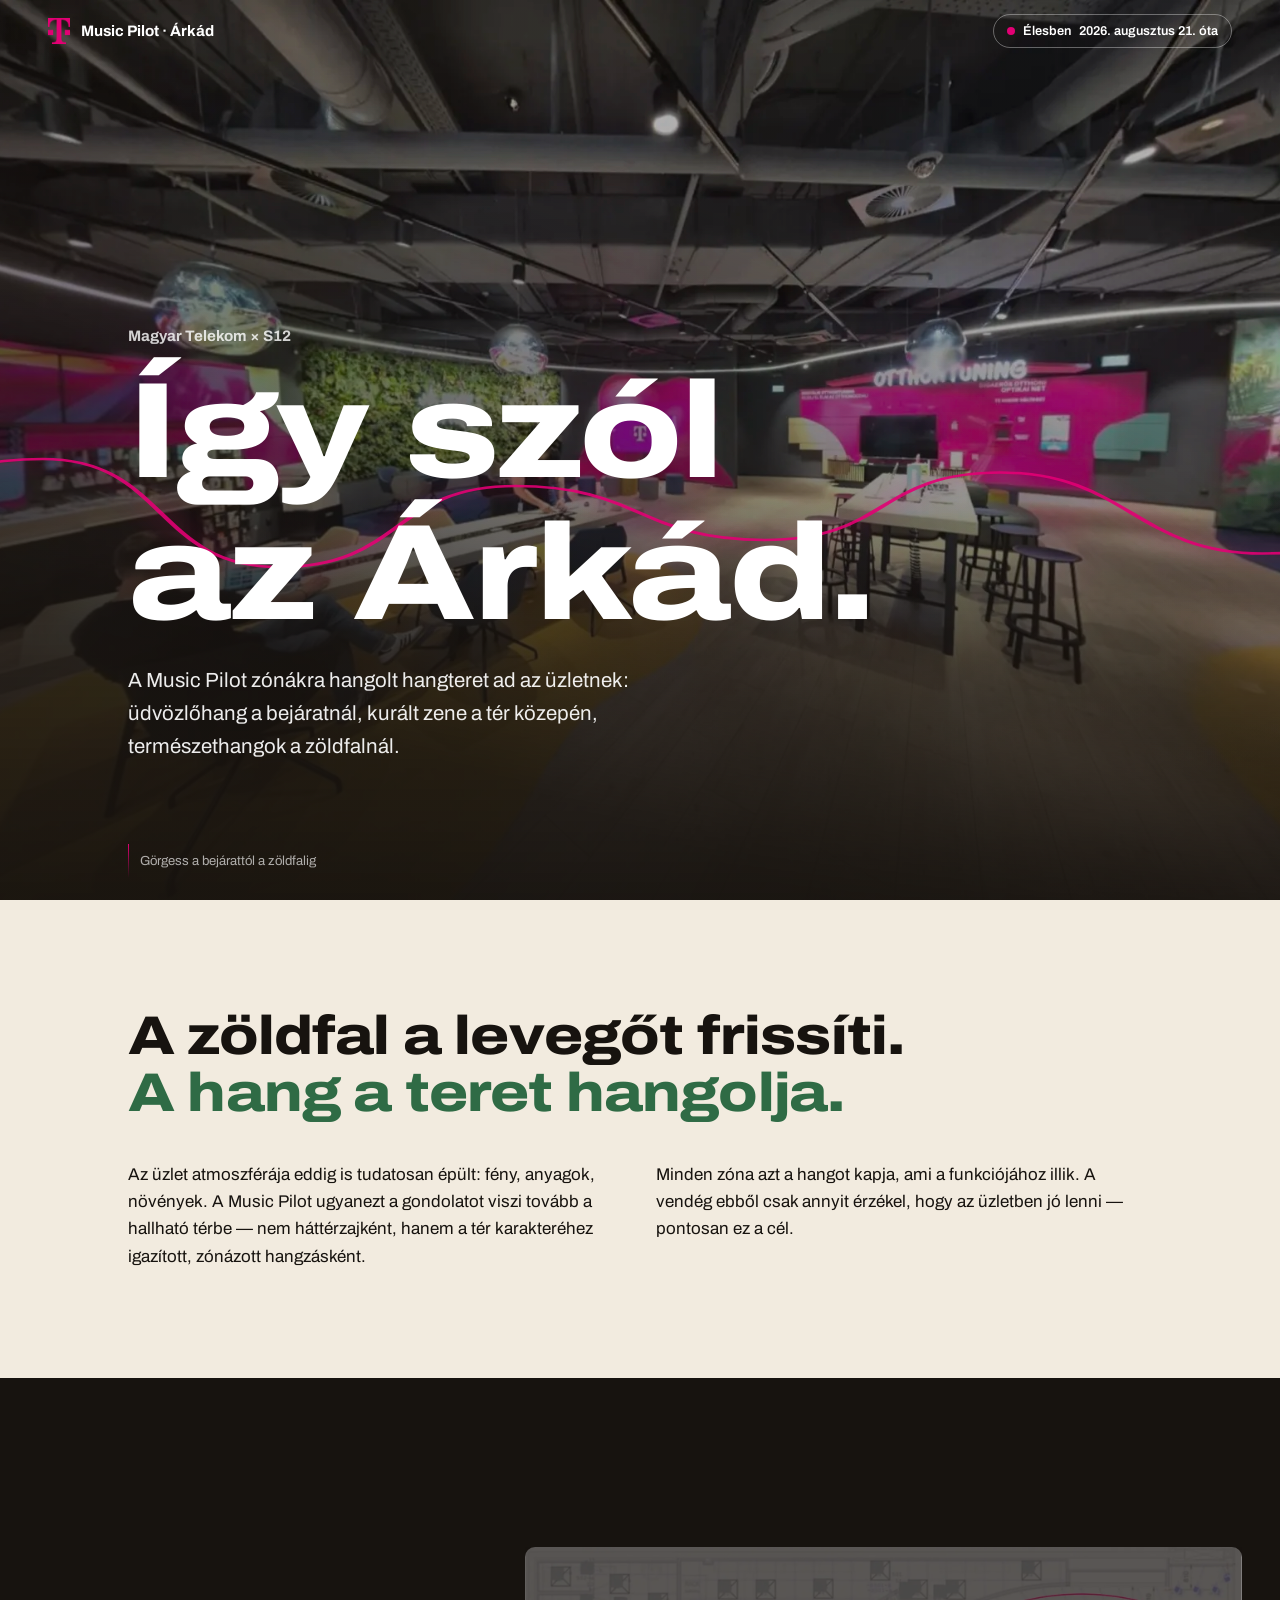
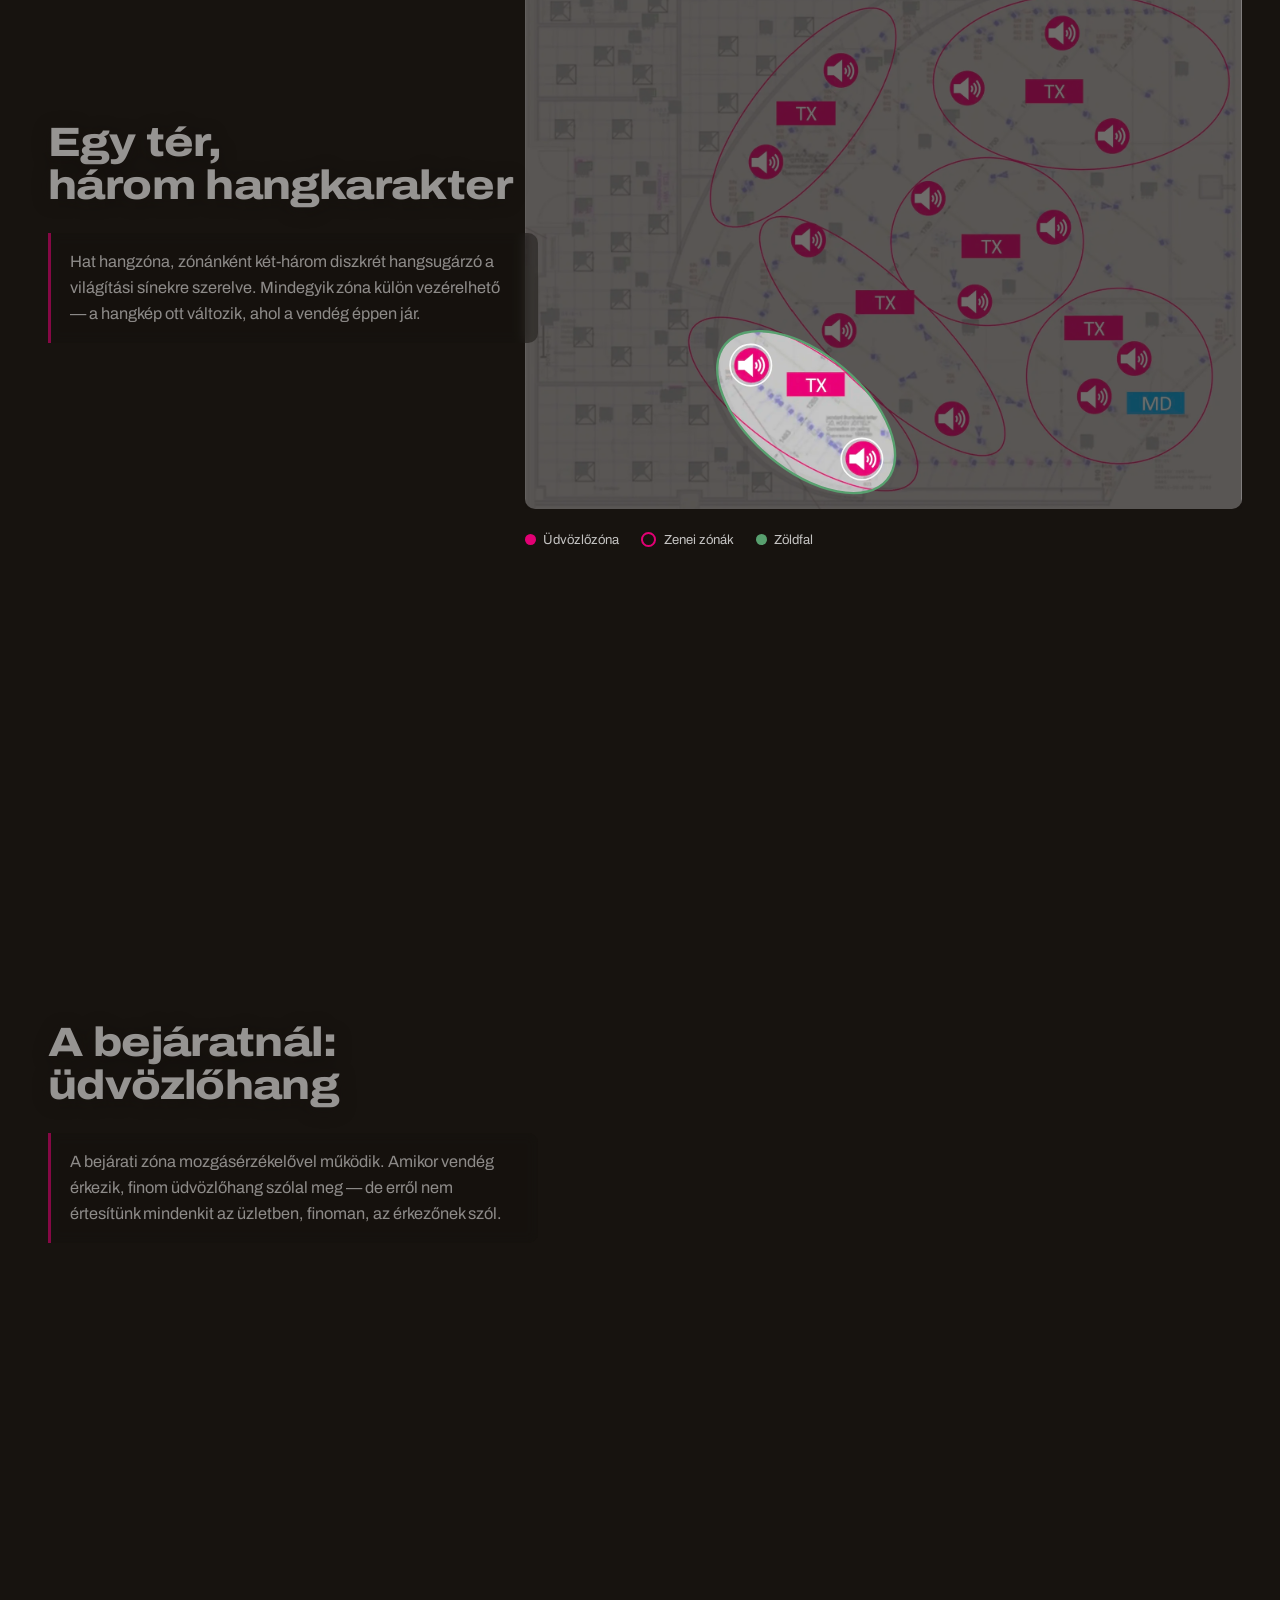
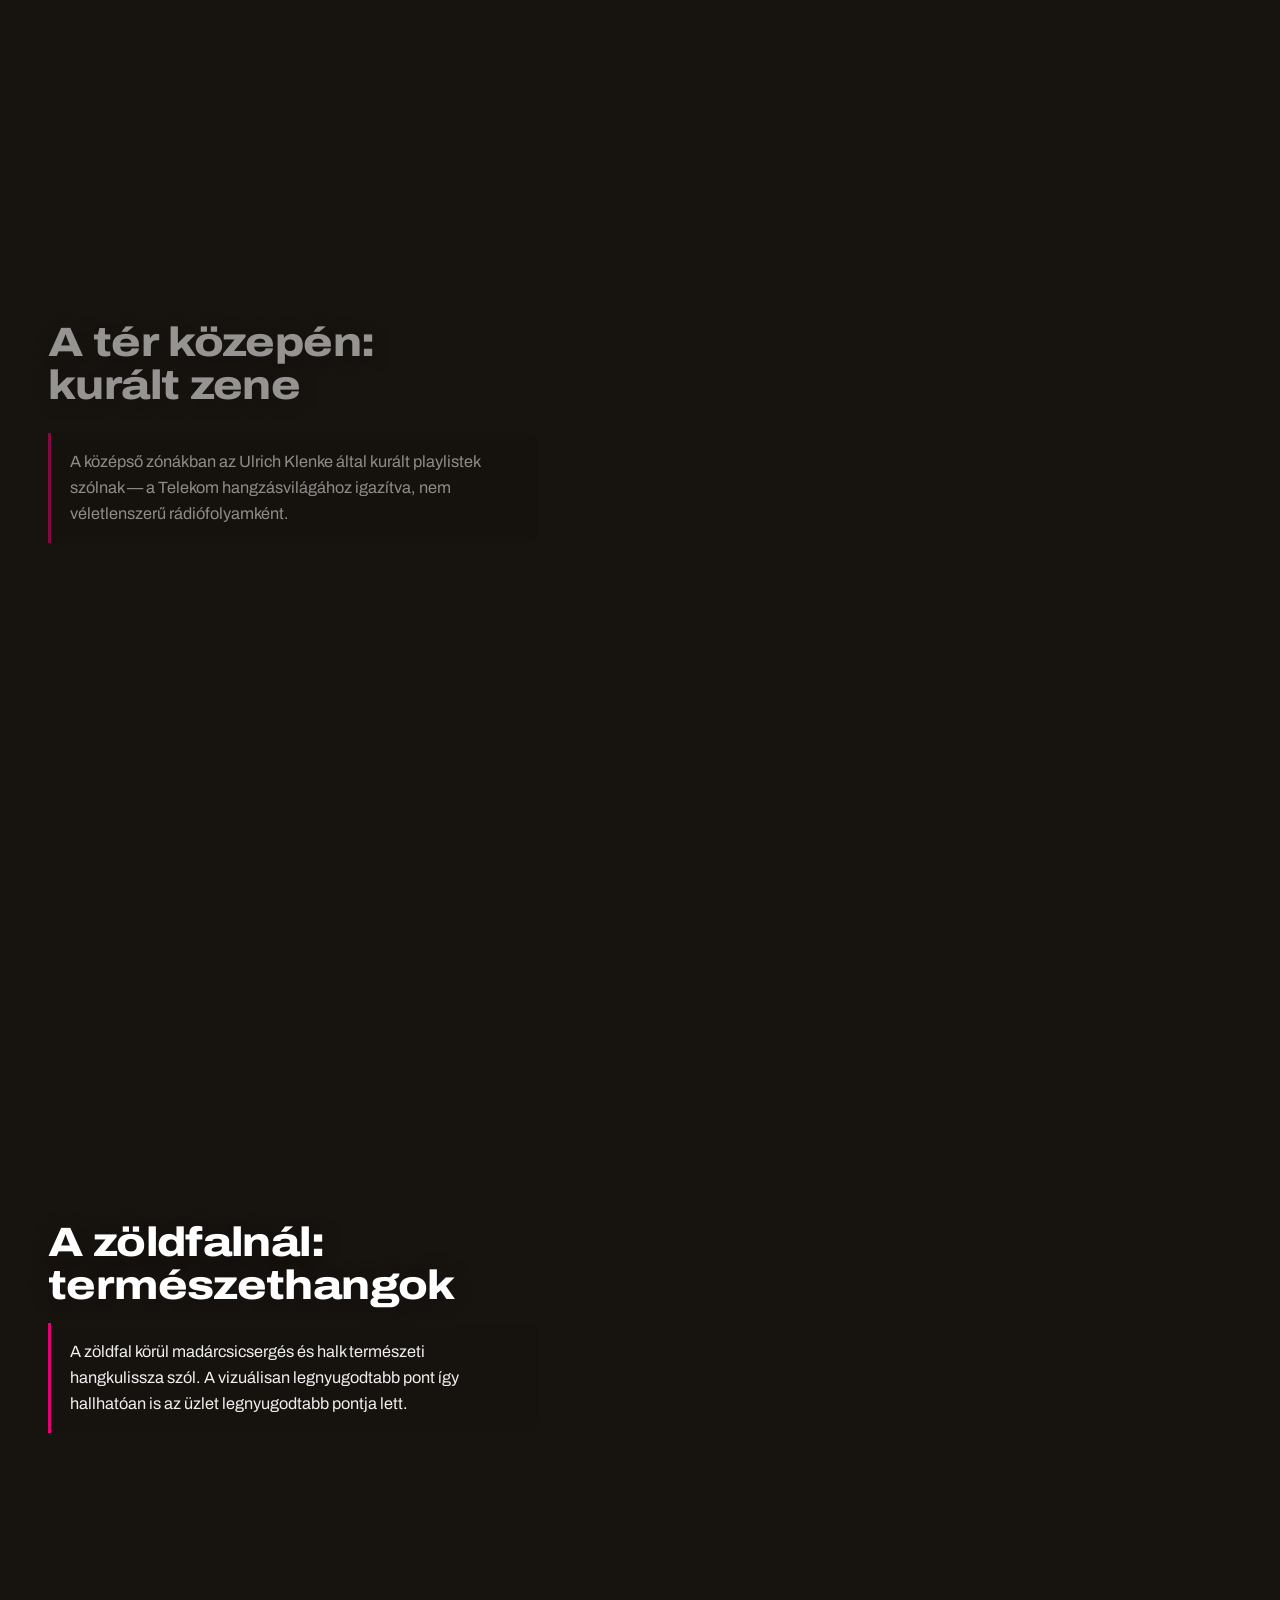
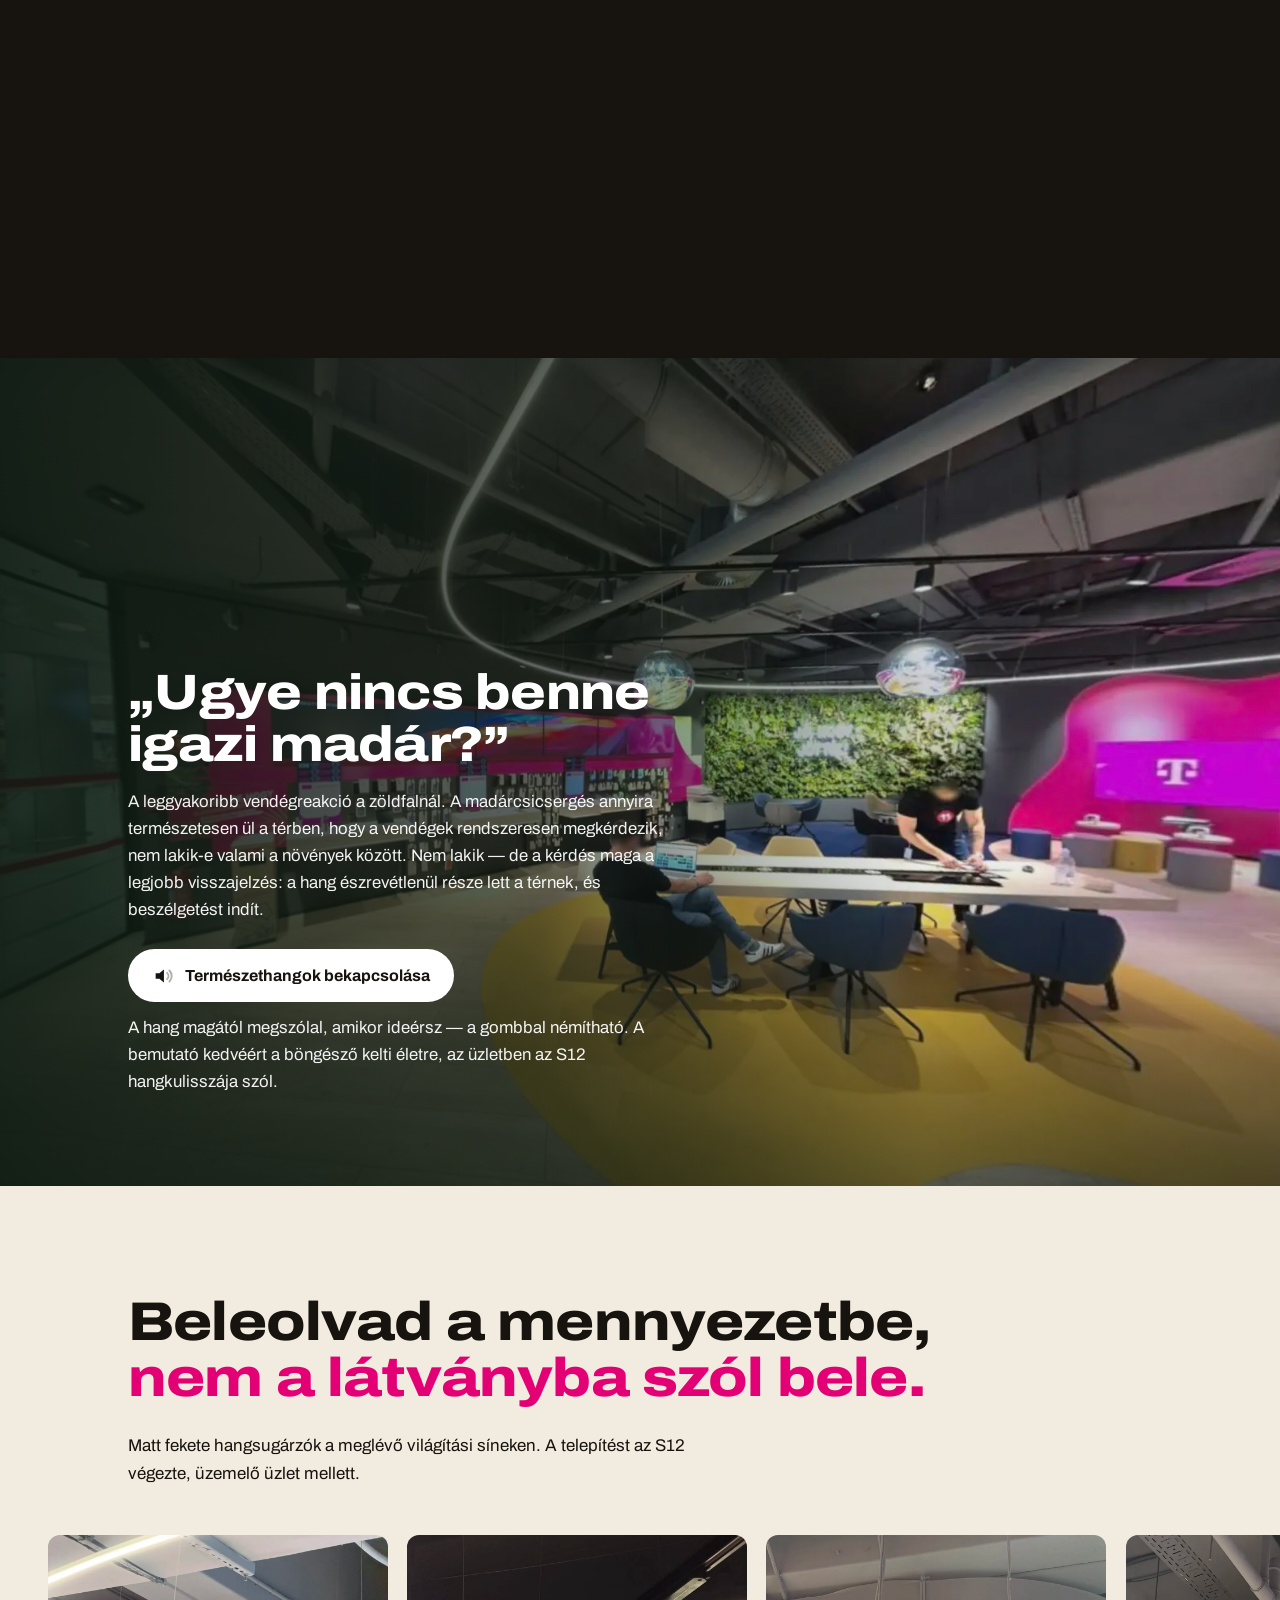
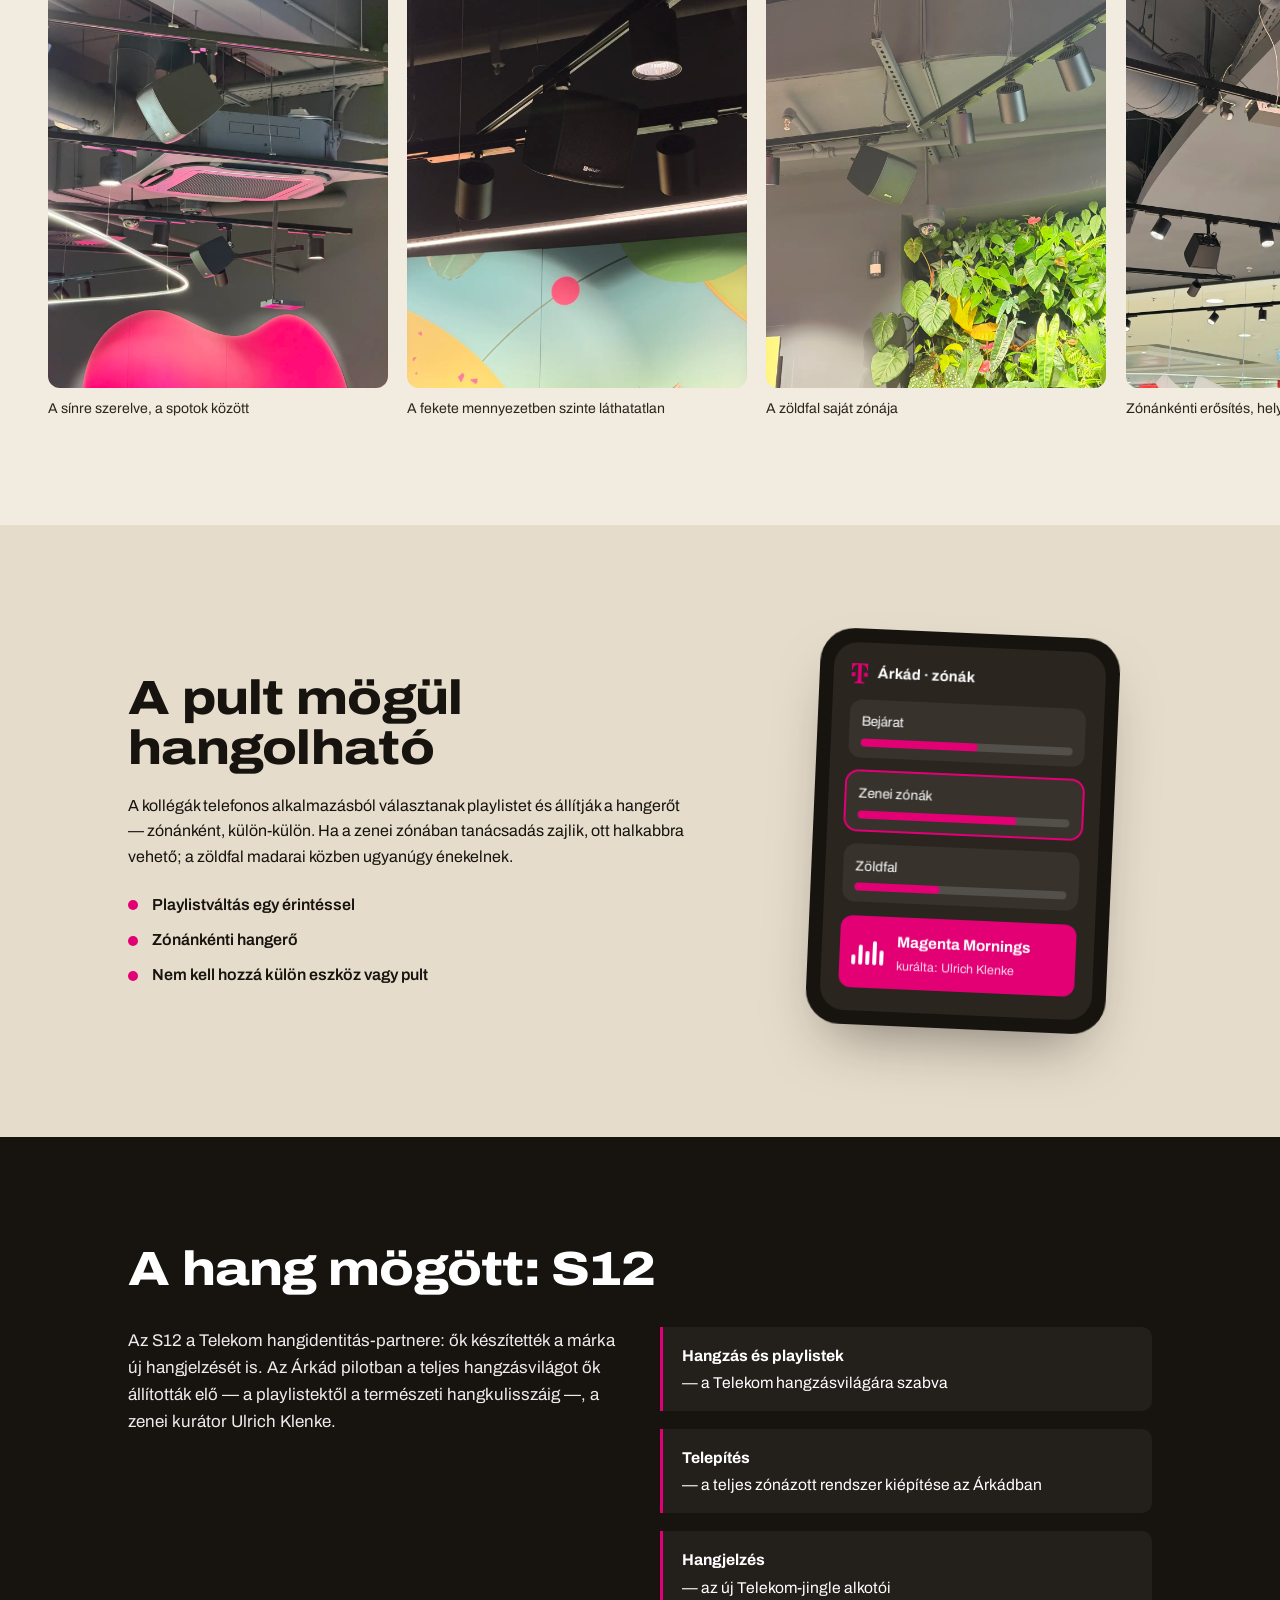
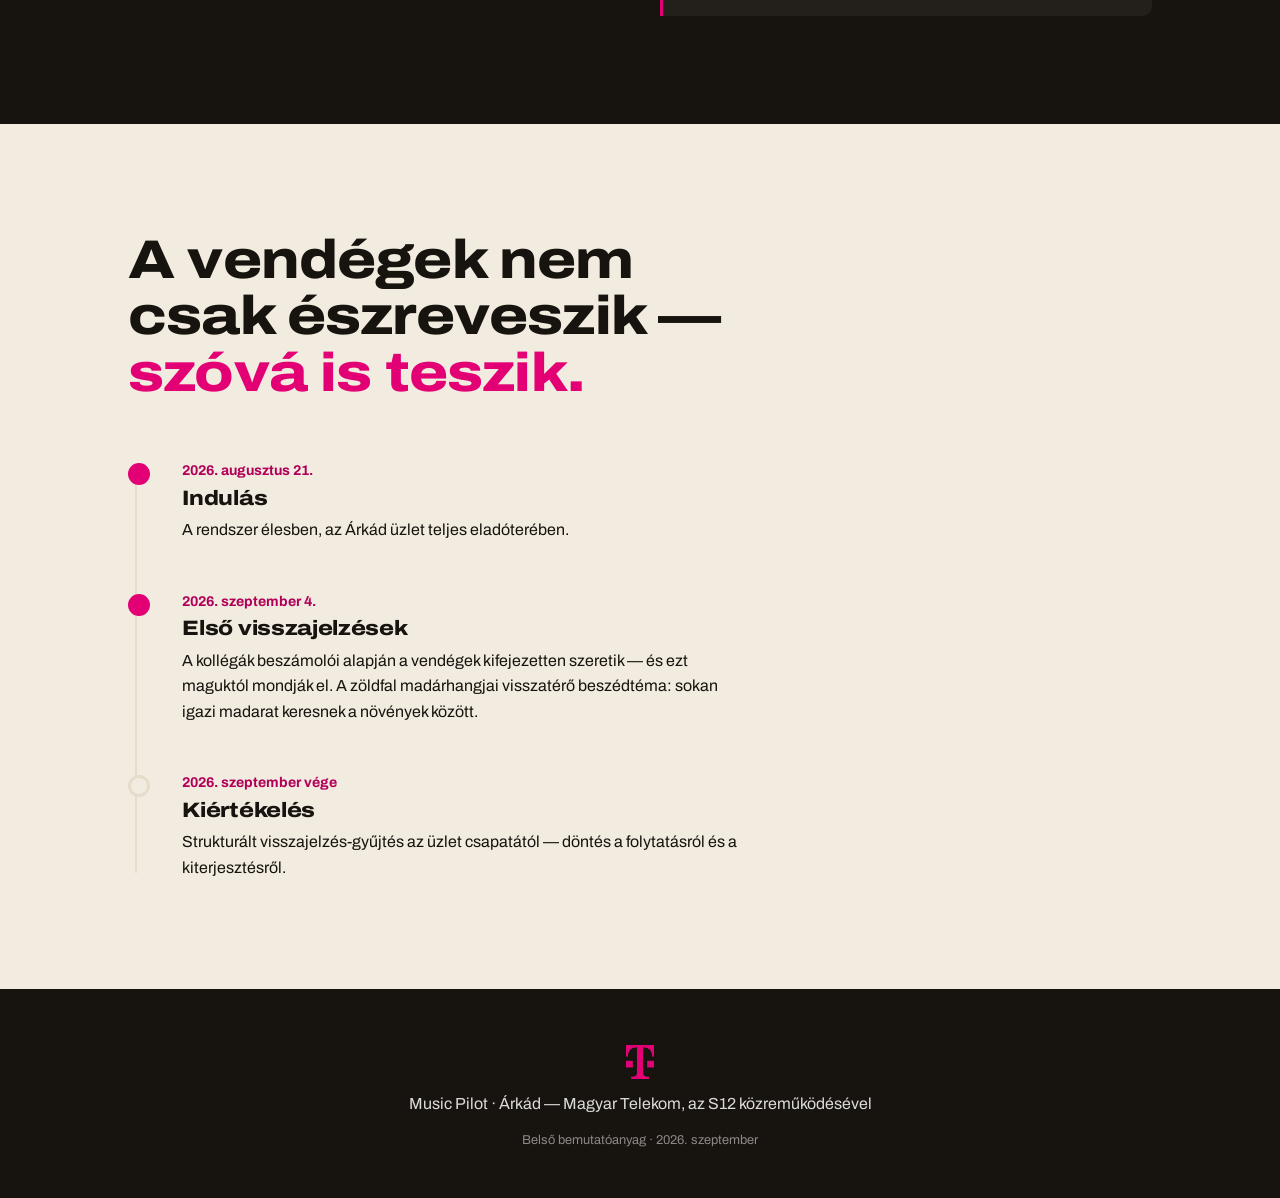
<file: index.html>
<!DOCTYPE html>
<html lang="hu">
<head>
<meta charset="UTF-8">
<meta name="viewport" content="width=device-width, initial-scale=1.0">
<title>Music Pilot · Árkád — Magyar Telekom</title>
<meta name="description" content="Zónázott hangtér a Telekom Árkád üzletben. A Music Pilot bemutatója.">
<link rel="icon" href="assets/t-logo.png">
<link rel="preconnect" href="https://fonts.googleapis.com">
<link rel="preconnect" href="https://fonts.gstatic.com" crossorigin>
<link href="https://fonts.googleapis.com/css2?family=Archivo:ital,wdth,wght@0,62..125,100..900;1,62..125,100..900&display=swap" rel="stylesheet">
<link rel="stylesheet" href="styles.css">
</head>
<body>

<header class="site-head">
  <a class="brand" href="#top" aria-label="Magyar Telekom">
    <img src="assets/t-logo.png" alt="Telekom T logó">
    <span>Music Pilot · Árkád</span>
  </a>
  <span class="live-badge"><i></i>Élesben<span class="badge-date"> 2026. augusztus 21. óta</span></span>
</header>

<!-- ═══════════ HERO ═══════════ -->
<section class="hero" id="top">
  <img class="hero-photo" src="assets/store-wide.webp" alt="A Telekom Árkád üzlet belső tere a zöldfallal és az Otthontuning fallal">
  <div class="hero-veil"></div>
  <svg class="hero-wave" viewBox="0 0 1440 240" preserveAspectRatio="none" aria-hidden="true">
    <path id="wavepath" d="M0,120 C120,120 140,40 240,40 C340,40 330,200 430,200 C530,200 520,80 620,80 C720,80 720,160 820,160 C920,160 910,60 1010,60 C1110,60 1120,180 1220,180 C1320,180 1340,120 1440,120" fill="none"/>
  </svg>
  <div class="hero-copy">
    <p class="hero-kicker">Magyar Telekom × S12</p>
    <h1>Így szól<br>az Árkád.</h1>
    <p class="hero-lead">A Music Pilot zónákra hangolt hangteret ad az üzletnek: üdvözlőhang a bejáratnál, kurált zene a tér közepén, természethangok a zöldfalnál.</p>
  </div>
  <div class="scroll-hint" aria-hidden="true"><span></span>Görgess a bejárattól a zöldfalig</div>
</section>

<!-- ═══════════ KONCEPCIÓ ═══════════ -->
<section class="concept">
  <div class="wrap">
    <h2 class="statement">A zöldfal a levegőt frissíti.<br><em>A hang a teret hangolja.</em></h2>
    <div class="concept-grid">
      <p>Az üzlet atmoszférája eddig is tudatosan épült: fény, anyagok, növények. A Music Pilot ugyanezt a gondolatot viszi tovább a hallható térbe — nem háttérzajként, hanem a tér karakteréhez igazított, zónázott hangzásként.</p>
      <p>Minden zóna azt a hangot kapja, ami a funkciójához illik. A vendég ebből csak annyit érzékel, hogy az üzletben jó lenni — pontosan ez a cél.</p>
    </div>
  </div>
</section>

<!-- ═══════════ SCROLLY: ZÓNATÉRKÉP ═══════════ -->
<section class="scrolly" id="zonak">
  <div class="scrolly-sticky">
    <figure class="map-stage" data-step="0">
      <img src="assets/floorplan.webp" alt="Az Árkád üzlet alaprajza a hangzónákkal">
      <svg class="map-overlay" viewBox="0 0 1800 1412" preserveAspectRatio="none" aria-hidden="true"><defs><mask id="m0"><rect width="1800" height="1412" fill="white"/><ellipse cx="706" cy="1168" rx="145" ry="265" transform="rotate(-50 706 1168)" fill="black"/><ellipse cx="706" cy="420" rx="245" ry="340" transform="rotate(28 706 420)" fill="black"/><ellipse cx="1332" cy="339" rx="350" ry="230" transform="rotate(18 1332 339)" fill="black"/><ellipse cx="1170" cy="741" rx="252" ry="205" transform="rotate(12 1170 741)" fill="black"/><ellipse cx="890" cy="960" rx="185" ry="420" transform="rotate(-39 890 960)" fill="black"/><ellipse cx="1492" cy="1077" rx="250" ry="215" transform="rotate(15 1492 1077)" fill="black"/></mask><mask id="m1"><rect width="1800" height="1412" fill="white"/><ellipse cx="1492" cy="1077" rx="250" ry="215" transform="rotate(15 1492 1077)" fill="black"/></mask><mask id="m2"><rect width="1800" height="1412" fill="white"/><ellipse cx="706" cy="420" rx="245" ry="340" transform="rotate(28 706 420)" fill="black"/><ellipse cx="1332" cy="339" rx="350" ry="230" transform="rotate(18 1332 339)" fill="black"/><ellipse cx="1170" cy="741" rx="252" ry="205" transform="rotate(12 1170 741)" fill="black"/><ellipse cx="890" cy="960" rx="185" ry="420" transform="rotate(-39 890 960)" fill="black"/></mask><mask id="m3"><rect width="1800" height="1412" fill="white"/><ellipse cx="706" cy="1168" rx="145" ry="265" transform="rotate(-50 706 1168)" fill="black"/></mask></defs><g class="dims"><rect class="dim dim-0" width="1800" height="1412" mask="url(#m0)"/><rect class="dim dim-1" width="1800" height="1412" mask="url(#m1)"/><rect class="dim dim-2" width="1800" height="1412" mask="url(#m2)"/><rect class="dim dim-3" width="1800" height="1412" mask="url(#m3)"/></g><g class="zones"><ellipse class="zone z-nature" cx="706" cy="1168" rx="145" ry="265" transform="rotate(-50 706 1168)"/><ellipse class="zone z-music" cx="706" cy="420" rx="245" ry="340" transform="rotate(28 706 420)"/><ellipse class="zone z-music" cx="1332" cy="339" rx="350" ry="230" transform="rotate(18 1332 339)"/><ellipse class="zone z-music" cx="1170" cy="741" rx="252" ry="205" transform="rotate(12 1170 741)"/><ellipse class="zone z-music" cx="890" cy="960" rx="185" ry="420" transform="rotate(-39 890 960)"/><ellipse class="zone z-welcome" cx="1492" cy="1077" rx="250" ry="215" transform="rotate(15 1492 1077)"/></g><g class="speakers"><g class="spk s-nature"><circle class="halo" cx="567" cy="1050"/><circle class="ring" cx="567" cy="1050"/><circle class="ring r2" cx="567" cy="1050"/></g><g class="spk s-nature"><circle class="halo" cx="846" cy="1286"/><circle class="ring" cx="846" cy="1286"/><circle class="ring r2" cx="846" cy="1286"/></g><g class="spk s-music"><circle class="halo" cx="792" cy="311"/><circle class="ring" cx="792" cy="311"/><circle class="ring r2" cx="792" cy="311"/></g><g class="spk s-music"><circle class="halo" cx="604" cy="540"/><circle class="ring" cx="604" cy="540"/><circle class="ring r2" cx="604" cy="540"/></g><g class="spk s-music"><circle class="halo" cx="1346" cy="216"/><circle class="ring" cx="1346" cy="216"/><circle class="ring r2" cx="1346" cy="216"/></g><g class="spk s-music"><circle class="halo" cx="1108" cy="356"/><circle class="ring" cx="1108" cy="356"/><circle class="ring r2" cx="1108" cy="356"/></g><g class="spk s-music"><circle class="halo" cx="1473" cy="475"/><circle class="ring" cx="1473" cy="475"/><circle class="ring r2" cx="1473" cy="475"/></g><g class="spk s-music"><circle class="halo" cx="1012" cy="632"/><circle class="ring" cx="1012" cy="632"/><circle class="ring r2" cx="1012" cy="632"/></g><g class="spk s-music"><circle class="halo" cx="1325" cy="705"/><circle class="ring" cx="1325" cy="705"/><circle class="ring r2" cx="1325" cy="705"/></g><g class="spk s-music"><circle class="halo" cx="1128" cy="892"/><circle class="ring" cx="1128" cy="892"/><circle class="ring r2" cx="1128" cy="892"/></g><g class="spk s-music"><circle class="halo" cx="710" cy="735"/><circle class="ring" cx="710" cy="735"/><circle class="ring r2" cx="710" cy="735"/></g><g class="spk s-music"><circle class="halo" cx="787" cy="964"/><circle class="ring" cx="787" cy="964"/><circle class="ring r2" cx="787" cy="964"/></g><g class="spk s-music"><circle class="halo" cx="1070" cy="1185"/><circle class="ring" cx="1070" cy="1185"/><circle class="ring r2" cx="1070" cy="1185"/></g><g class="spk s-welcome"><circle class="halo" cx="1527" cy="1035"/><circle class="ring" cx="1527" cy="1035"/><circle class="ring r2" cx="1527" cy="1035"/></g><g class="spk s-welcome"><circle class="halo" cx="1428" cy="1129"/><circle class="ring" cx="1428" cy="1129"/><circle class="ring r2" cx="1428" cy="1129"/></g></g></svg>
      <figcaption class="map-legend">
        <span class="lg lg-welcome">Üdvözlőzóna</span>
        <span class="lg lg-music">Zenei zónák</span>
        <span class="lg lg-nature">Zöldfal</span>
      </figcaption>
    </figure>
  </div>

  <div class="scrolly-steps">
    <article class="step" data-goto="0">
      <h2>Egy tér,<br>három hangkarakter</h2>
      <p>Hat hangzóna, zónánként két-három diszkrét hangsugárzó a világítási sínekre szerelve. Mindegyik zóna külön vezérelhető — a hangkép ott változik, ahol a vendég éppen jár.</p>
    </article>
    <article class="step" data-goto="1">
      <h3>A bejáratnál: üdvözlőhang</h3>
      <p>A bejárati zóna mozgásérzékelővel működik. Amikor vendég érkezik, finom üdvözlőhang szólal meg — de erről nem értesítünk mindenkit az üzletben, finoman, az érkezőnek szól.</p>
    </article>
    <article class="step" data-goto="2">
      <h3>A tér közepén: kurált zene</h3>
      <p>A középső zónákban az Ulrich Klenke által kurált playlistek szólnak — a Telekom hangzásvilágához igazítva, nem véletlenszerű rádiófolyamként.</p>
    </article>
    <article class="step" data-goto="3">
      <h3>A zöldfalnál: természethangok</h3>
      <p>A zöldfal körül madárcsicsergés és halk természeti hangkulissza szól. A vizuálisan legnyugodtabb pont így hallhatóan is az üzlet legnyugodtabb pontja lett.</p>
    </article>
  </div>
</section>

<!-- ═══════════ ZÖLDFAL + HANG ═══════════ -->
<section class="greenwall" id="zoldfal">
  <img class="gw-photo" src="assets/store-greenwall.webp" alt="A zöldfal az Árkád Telekom üzletben">
  <div class="gw-veil"></div>
  <div class="gw-copy">
    <h2>„Ugye nincs benne igazi madár?”</h2>
    <p>A leggyakoribb vendégreakció a zöldfalnál. A madárcsicsergés annyira természetesen ül a térben, hogy a vendégek rendszeresen megkérdezik, nem lakik-e valami a növények között. Nem lakik — de a kérdés maga a legjobb visszajelzés: a hang észrevétlenül része lett a térnek, és beszélgetést indít.</p>
    <button class="sound-toggle" id="natureToggle" aria-pressed="false">
      <svg viewBox="0 0 24 24" aria-hidden="true"><path class="ic-on" d="M4 9v6h4l5 4V5L8 9H4z"/><path class="ic-wave w1" d="M16.5 8.5a5 5 0 0 1 0 7"/><path class="ic-wave w2" d="M19 6a8.5 8.5 0 0 1 0 12"/></svg>
      <span data-off="Természethangok bekapcsolása" data-on="Természethangok némítása">Természethangok némítása</span>
    </button>
    <p class="gw-note">A hang magától megszólal, amikor ideérsz — a gombbal némítható. A bemutató kedvéért a böngésző kelti életre, az üzletben az S12 hangkulisszája szól.</p>
  </div>
</section>

<!-- ═══════════ HARDVER ═══════════ -->
<section class="hardware">
  <div class="wrap">
    <h2 class="statement">Beleolvad a mennyezetbe,<br><em>nem a látványba szól bele.</em></h2>
    <p class="hw-lead">Matt fekete hangsugárzók a meglévő világítási síneken. A telepítést az S12 végezte, üzemelő üzlet mellett.</p>
  </div>
  <div class="hw-rail" tabindex="0" aria-label="Fotók a beépített hangsugárzókról — görgethető">
    <figure><img src="assets/speaker-1.webp" loading="lazy" alt="Hangsugárzó a világítási sínen, alatta magenta dekorelem"><figcaption>A sínre szerelve, a spotok között</figcaption></figure>
    <figure><img src="assets/speaker-2.webp" loading="lazy" alt="Hangsugárzó a fekete mennyezeten, a gyereksarok felett"><figcaption>A fekete mennyezetben szinte láthatatlan</figcaption></figure>
    <figure><img src="assets/speaker-4.webp" loading="lazy" alt="Hangsugárzó a zöldfal közelében"><figcaption>A zöldfal saját zónája</figcaption></figure>
    <figure><img src="assets/speaker-5.webp" loading="lazy" alt="Zónaerősítő és hangsugárzó a bejárati portál felett"><figcaption>Zónánkénti erősítés, helyben</figcaption></figure>
    <figure><img src="assets/speaker-3.webp" loading="lazy" alt="Hangsugárzó közelről a gépészeti elemek között"><figcaption>A gépészettel egy tónusban</figcaption></figure>
  </div>
</section>

<!-- ═══════════ VEZÉRLÉS ═══════════ -->
<section class="control">
  <div class="wrap control-grid">
    <div class="control-copy">
      <h2>A pult mögül hangolható</h2>
      <p>A kollégák telefonos alkalmazásból választanak playlistet és állítják a hangerőt — zónánként, külön-külön. Ha a zenei zónában tanácsadás zajlik, ott halkabbra vehető; a zöldfal madarai közben ugyanúgy énekelnek.</p>
      <ul class="control-list">
        <li>Playlistváltás egy érintéssel</li>
        <li>Zónánkénti hangerő</li>
        <li>Nem kell hozzá külön eszköz vagy pult</li>
      </ul>
    </div>
    <div class="phone" aria-hidden="true">
      <div class="phone-screen">
        <div class="phone-head"><img src="assets/t-logo.png" alt=""><span>Árkád · zónák</span></div>
        <div class="ph-zone"><span>Bejárat</span><div class="ph-bar"><i style="--v:.55"></i></div></div>
        <div class="ph-zone active"><span>Zenei zónák</span><div class="ph-bar"><i style="--v:.75"></i></div></div>
        <div class="ph-zone"><span>Zöldfal</span><div class="ph-bar"><i style="--v:.4"></i></div></div>
        <div class="ph-playlist">
          <div class="eq"><i></i><i></i><i></i><i></i><i></i></div>
          <div><strong>Magenta Mornings</strong><span>kurálta: Ulrich Klenke</span></div>
        </div>
      </div>
    </div>
  </div>
</section>

<!-- ═══════════ PARTNER ═══════════ -->
<section class="partner">
  <div class="wrap">
    <h2>A hang mögött: S12</h2>
    <div class="partner-grid">
      <p>Az S12 a Telekom hangidentitás-partnere: ők készítették a márka új hangjelzését is. Az Árkád pilotban a teljes hangzásvilágot ők állították elő — a playlistektől a természeti hangkulisszáig —, a zenei kurátor Ulrich Klenke.</p>
      <ul class="partner-list">
        <li><strong>Hangzás és playlistek</strong> — a Telekom hangzásvilágára szabva</li>
        <li><strong>Telepítés</strong> — a teljes zónázott rendszer kiépítése az Árkádban</li>
        <li><strong>Hangjelzés</strong> — az új Telekom-jingle alkotói</li>
      </ul>
    </div>
  </div>
</section>

<!-- ═══════════ EREDMÉNYEK / IDŐVONAL ═══════════ -->
<section class="results" id="eredmenyek">
  <div class="wrap">
    <h2 class="statement">A vendégek nem csak észreveszik —<br><em>szóvá is teszik.</em></h2>
    <ol class="timeline">
      <li class="done">
        <time>2026. augusztus 21.</time>
        <h3>Indulás</h3>
        <p>A rendszer élesben, az Árkád üzlet teljes eladóterében.</p>
      </li>
      <li class="done now">
        <time>2026. szeptember 4.</time>
        <h3>Első visszajelzések</h3>
        <p>A kollégák beszámolói alapján a vendégek kifejezetten szeretik — és ezt maguktól mondják el. A zöldfal madárhangjai visszatérő beszédtéma: sokan igazi madarat keresnek a növények között.</p>
      </li>
      <li>
        <time>2026. szeptember vége</time>
        <h3>Kiértékelés</h3>
        <p>Strukturált visszajelzés-gyűjtés az üzlet csapatától — döntés a folytatásról és a kiterjesztésről.</p>
      </li>
    </ol>
  </div>
</section>

<footer class="site-foot">
  <img src="assets/t-logo.png" alt="Telekom T logó">
  <p>Music Pilot · Árkád — Magyar Telekom, az S12 közreműködésével</p>
  <p class="foot-small">Belső bemutatóanyag · 2026. szeptember</p>
</footer>

<script src="script.js"></script>
</body>
</html>
</file>
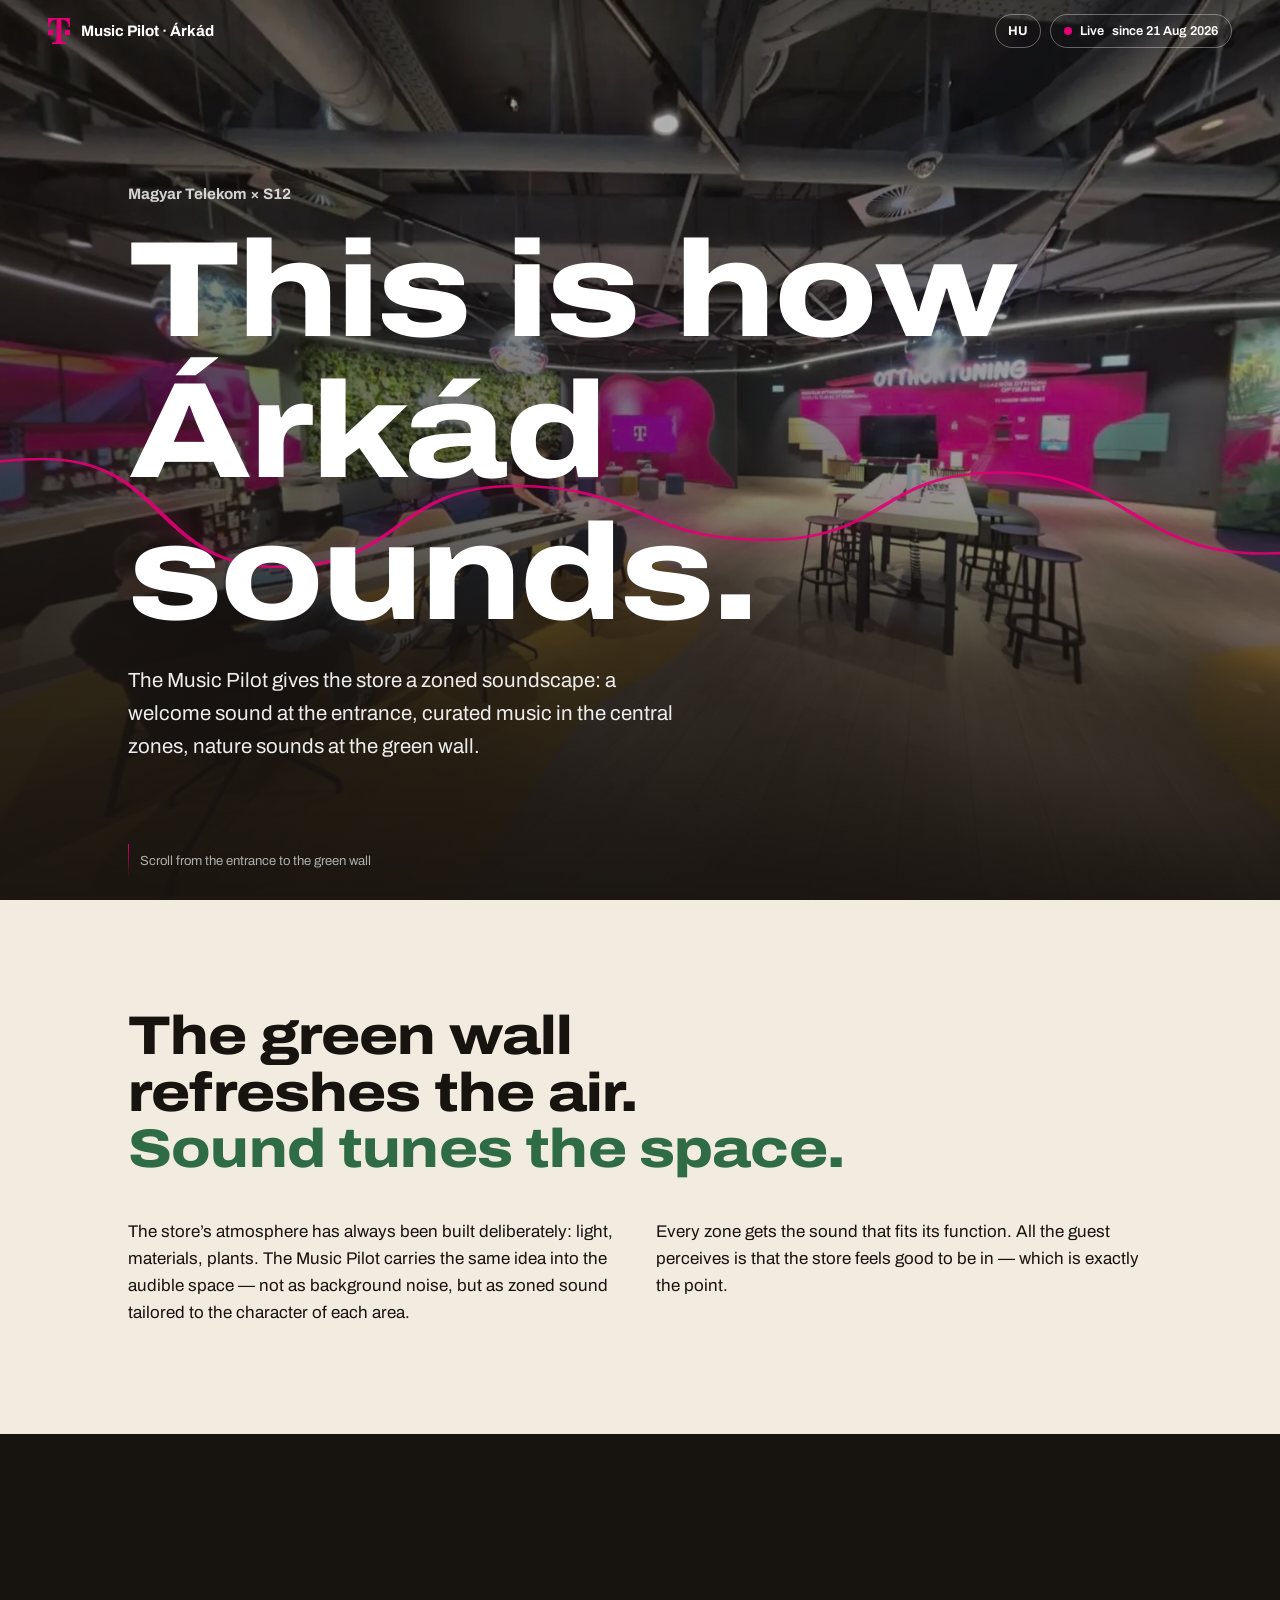
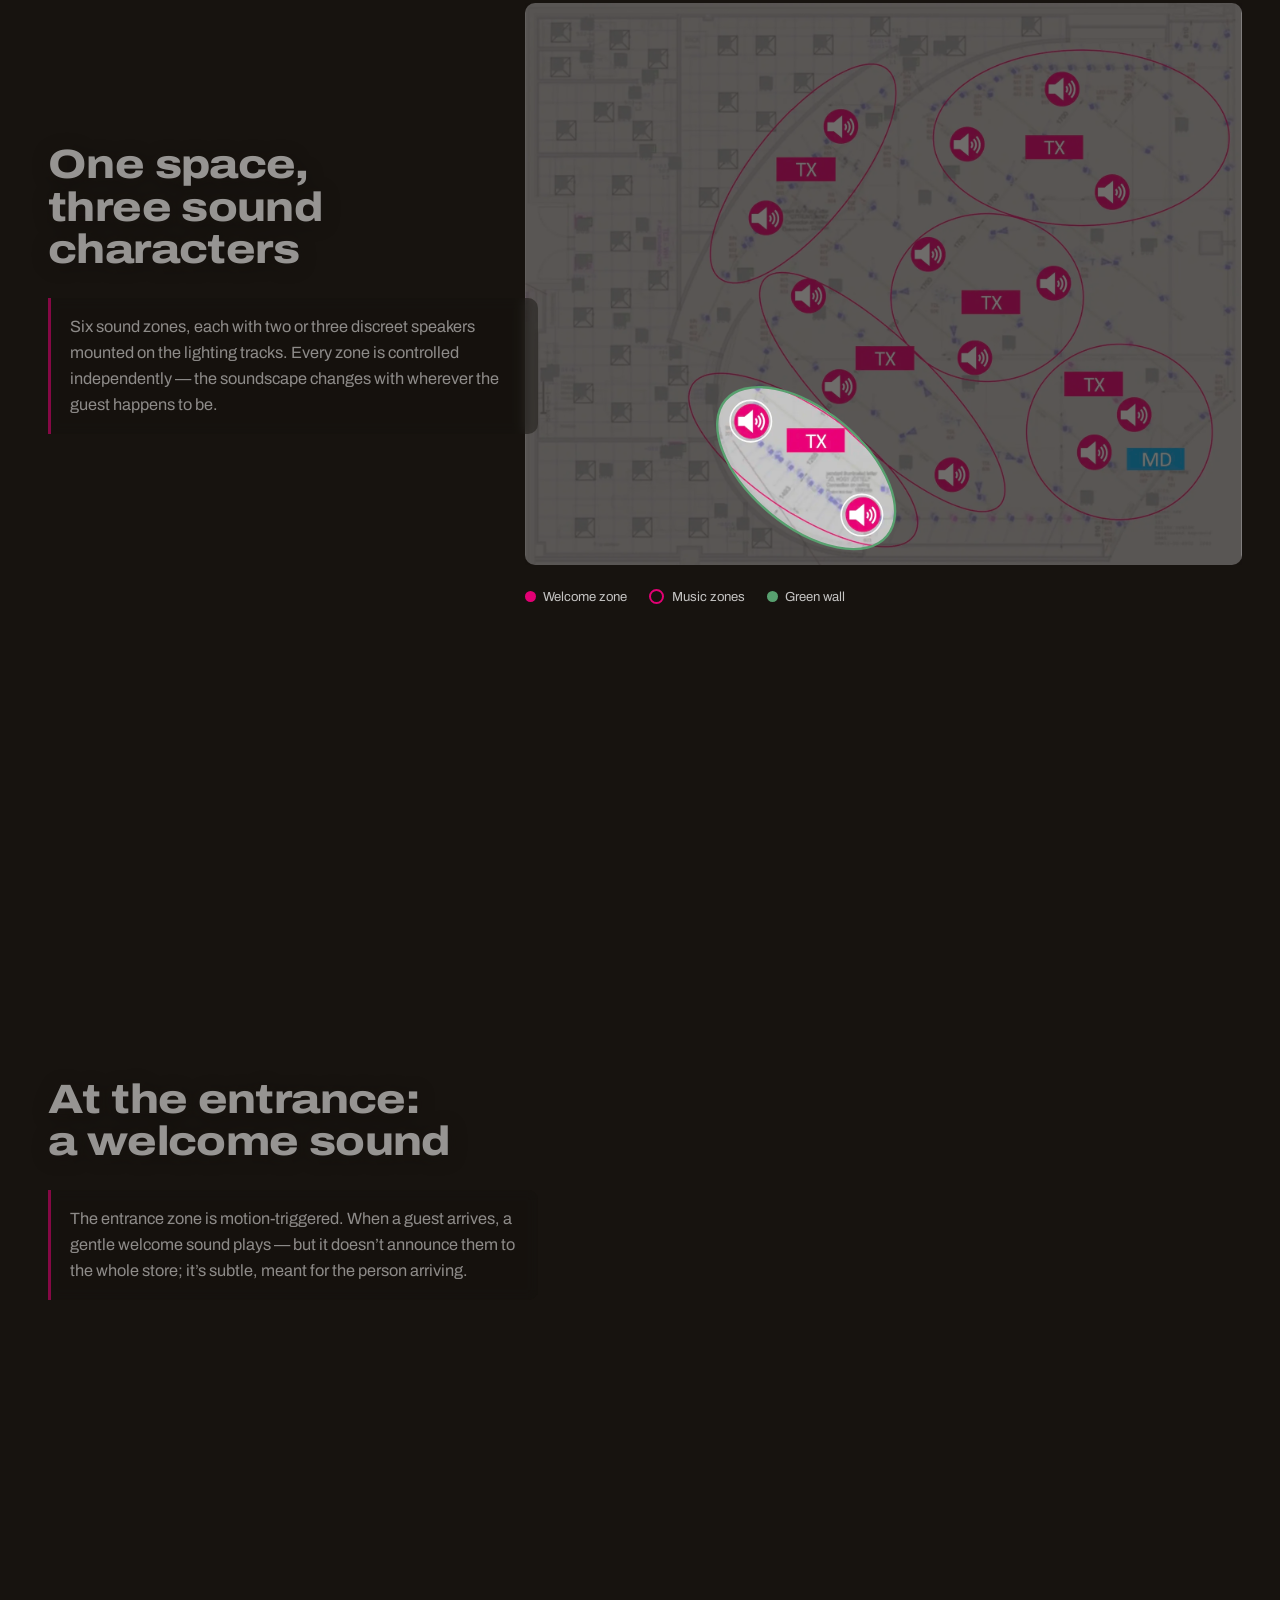
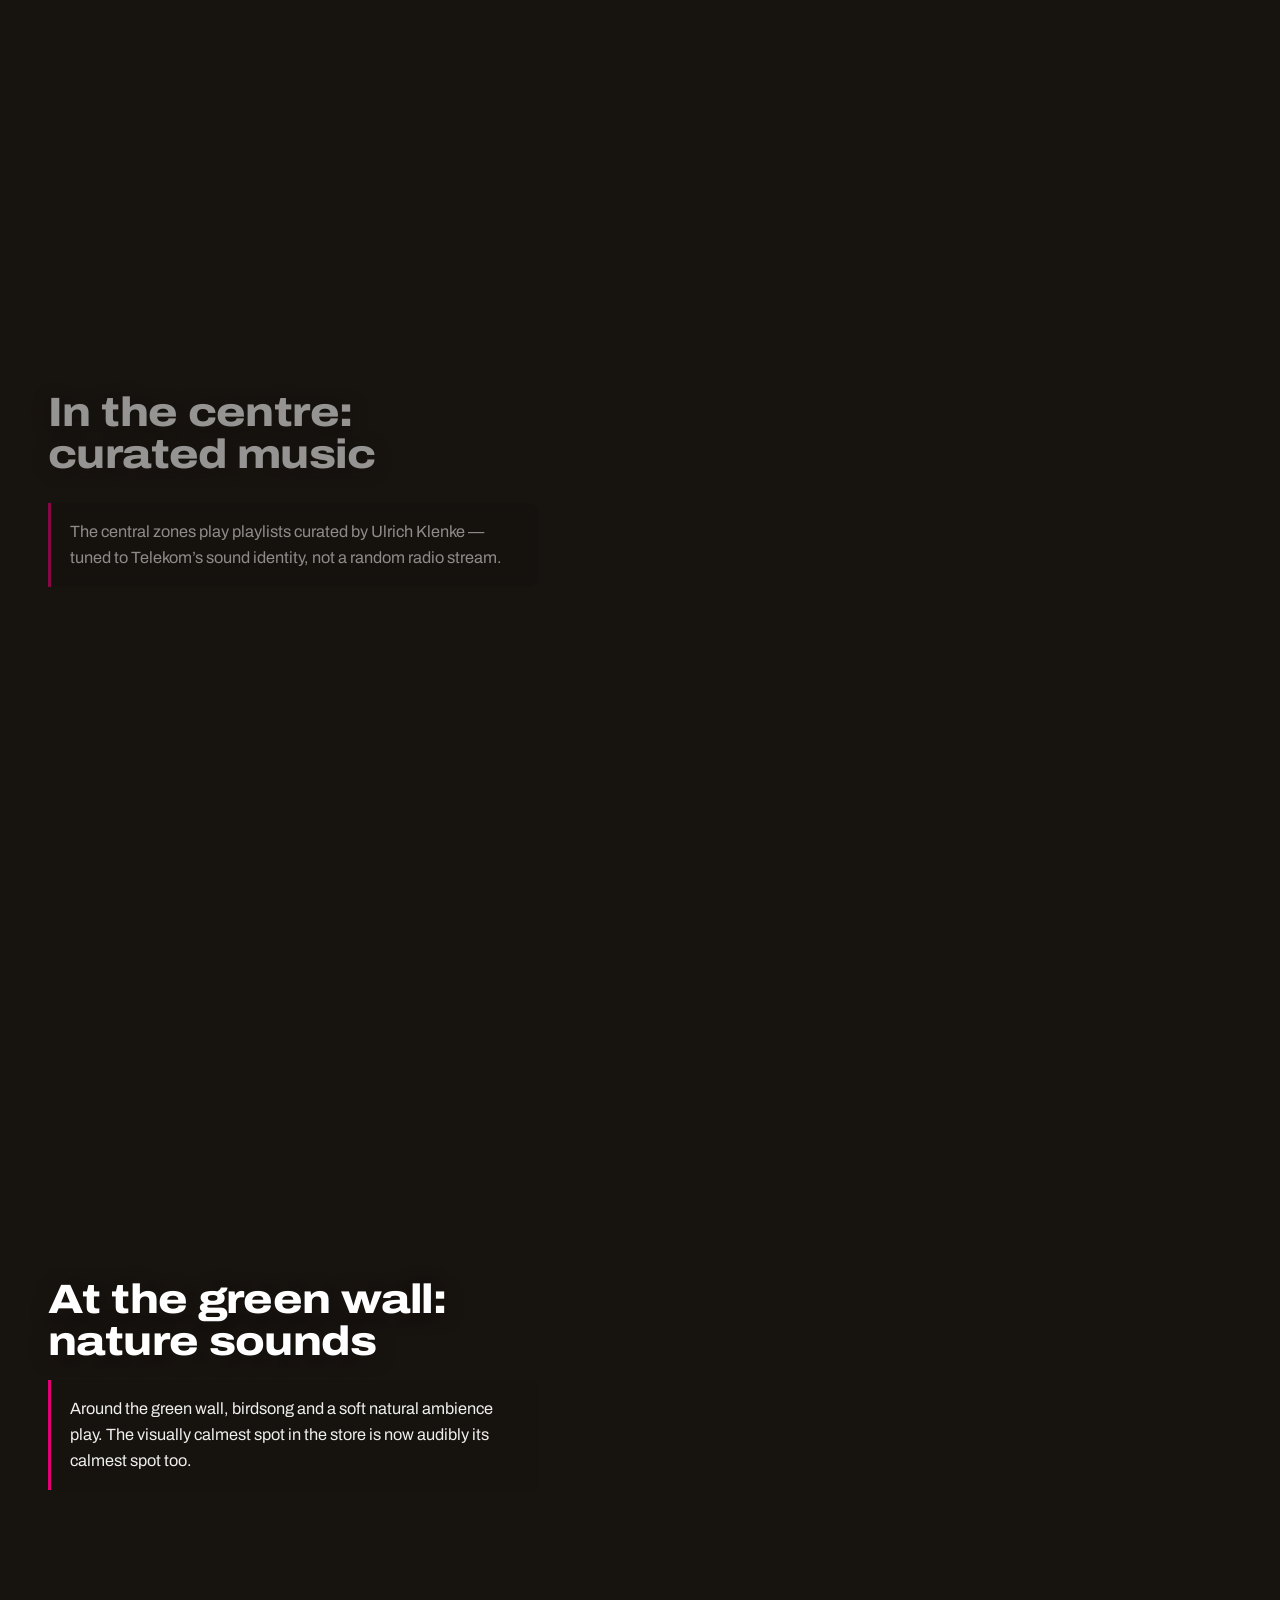
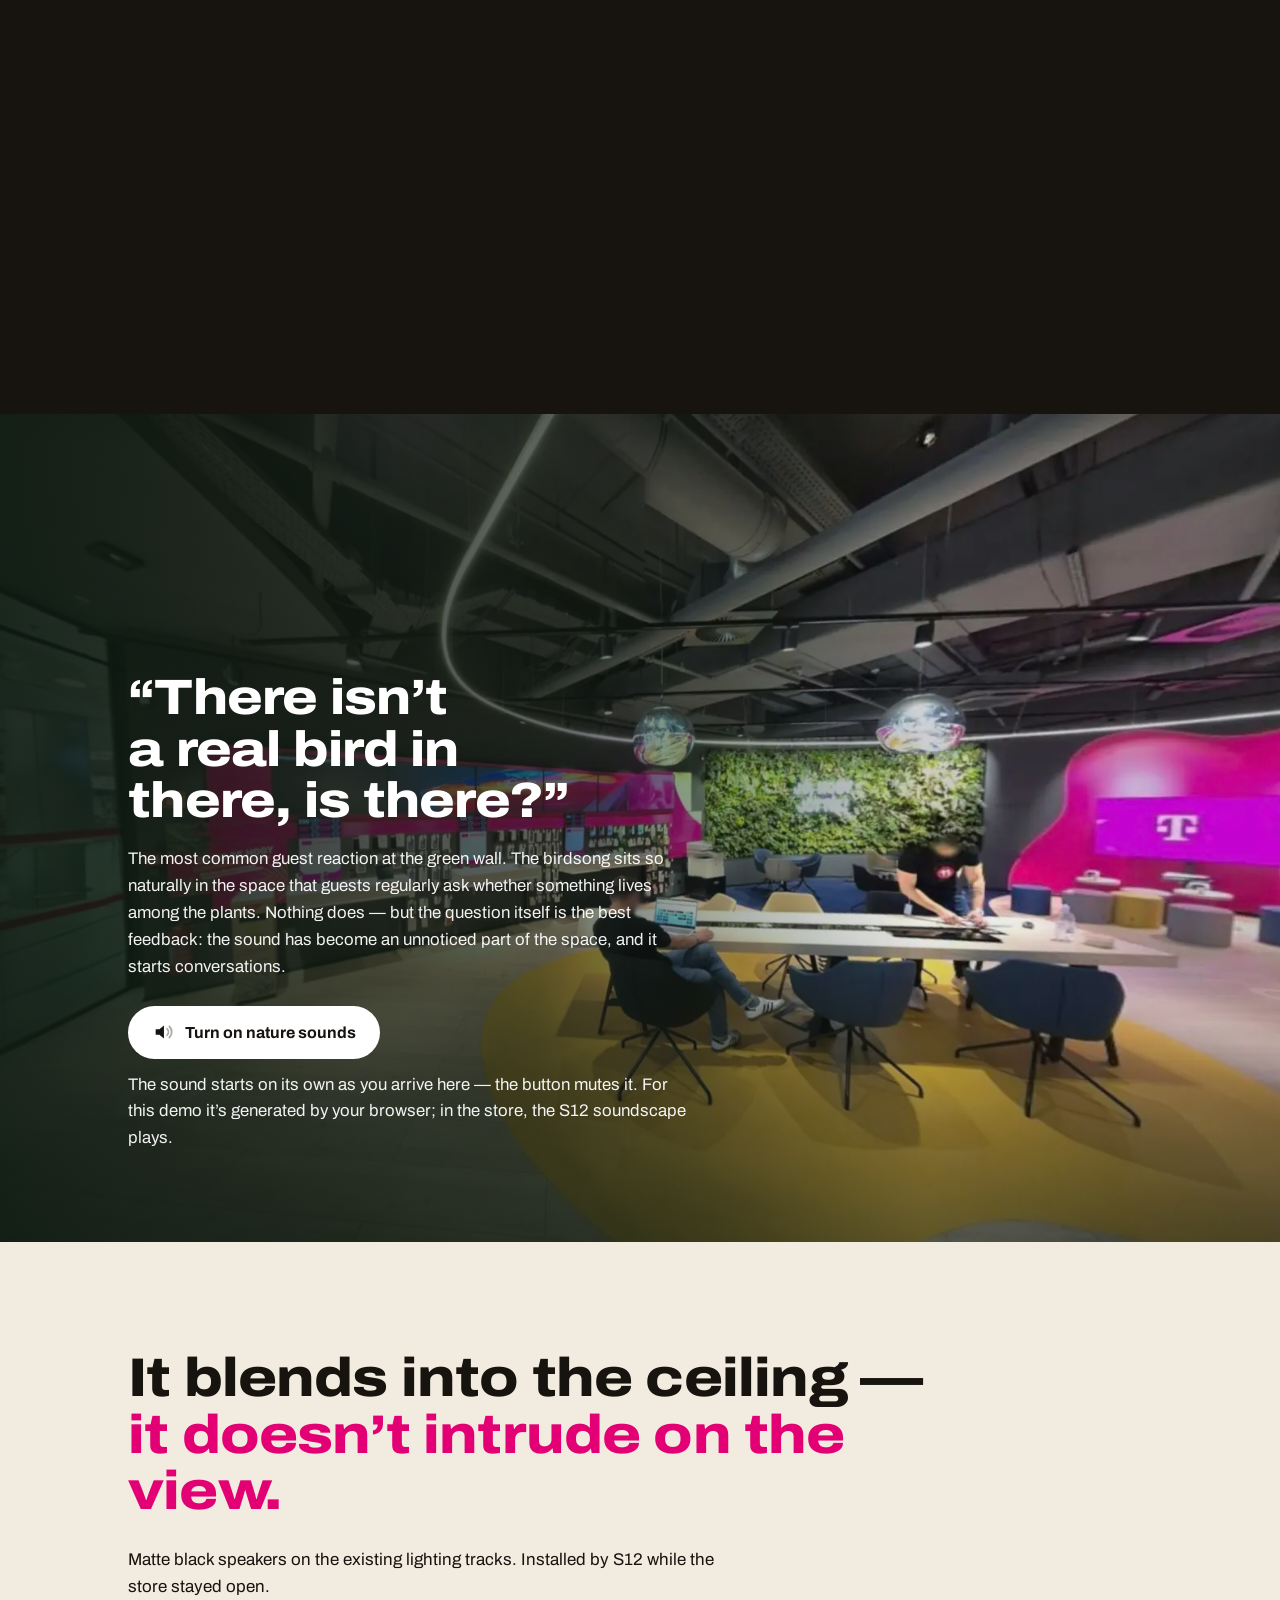
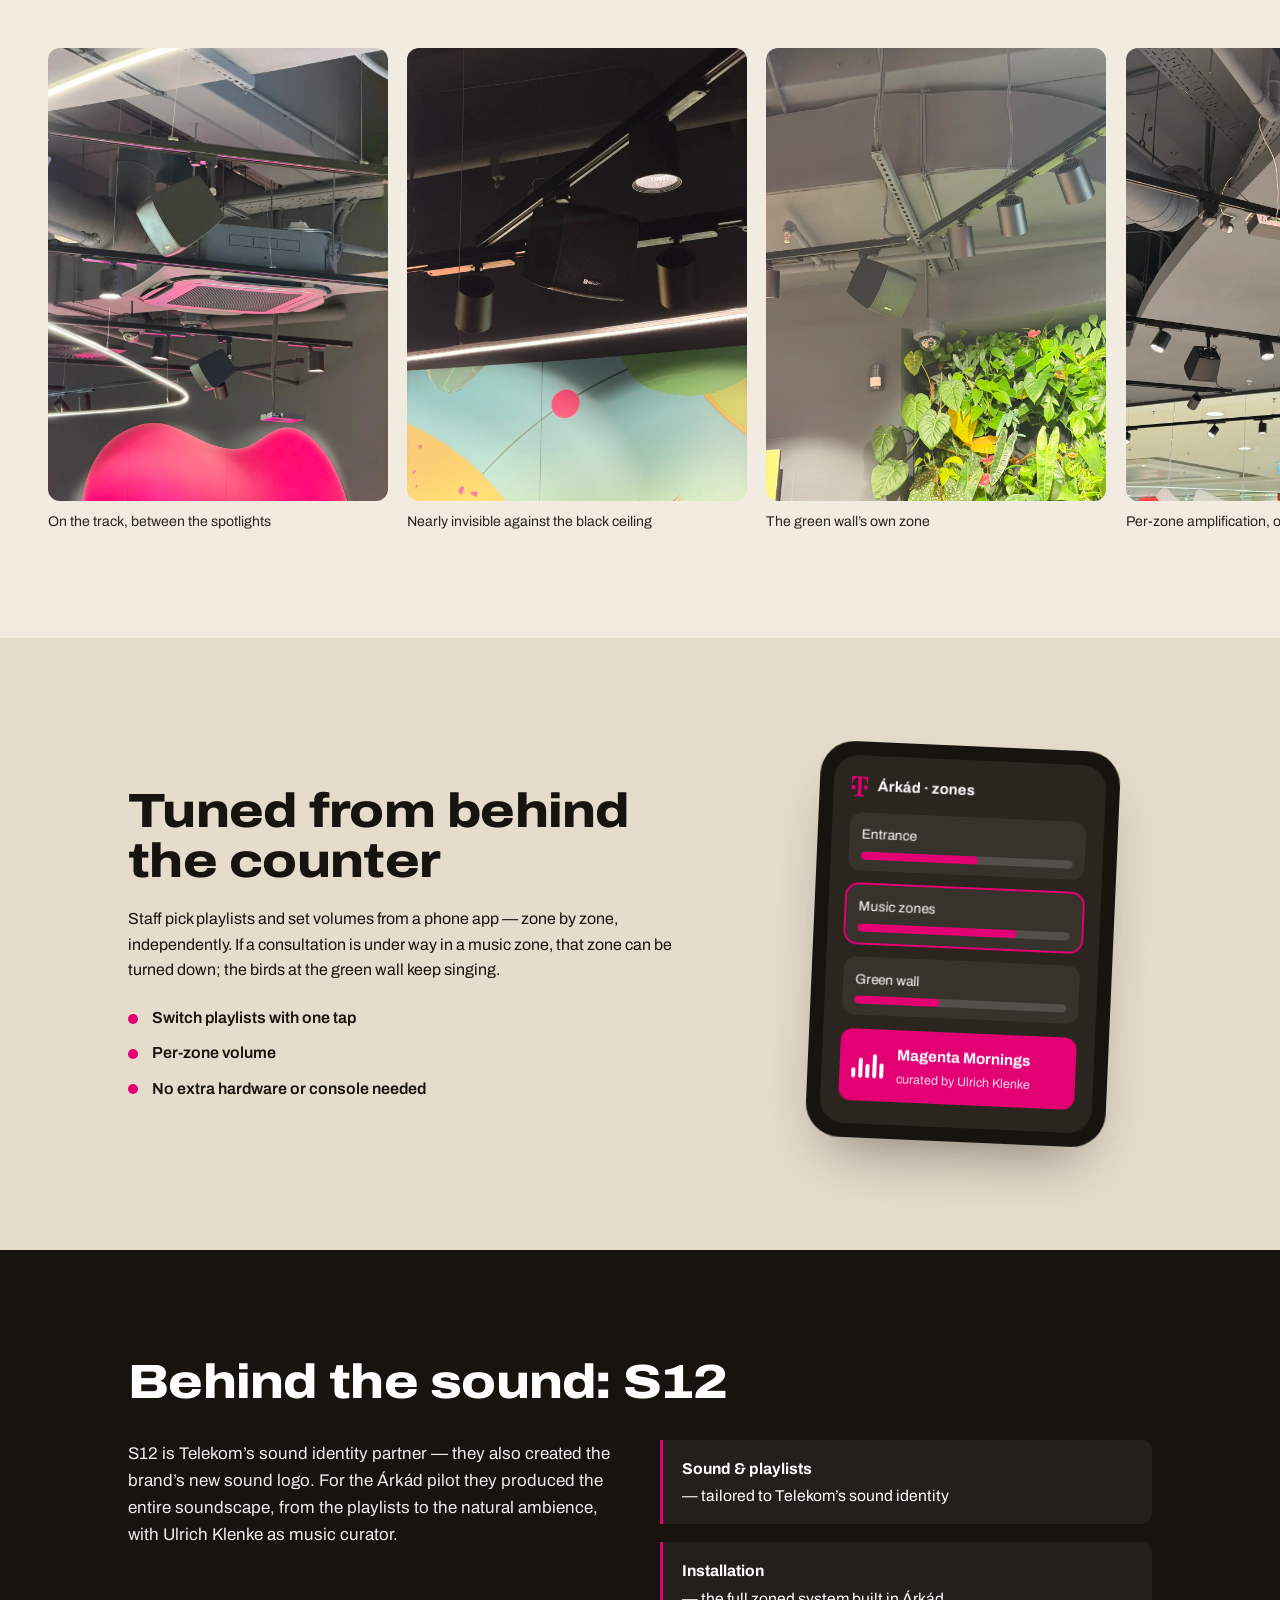
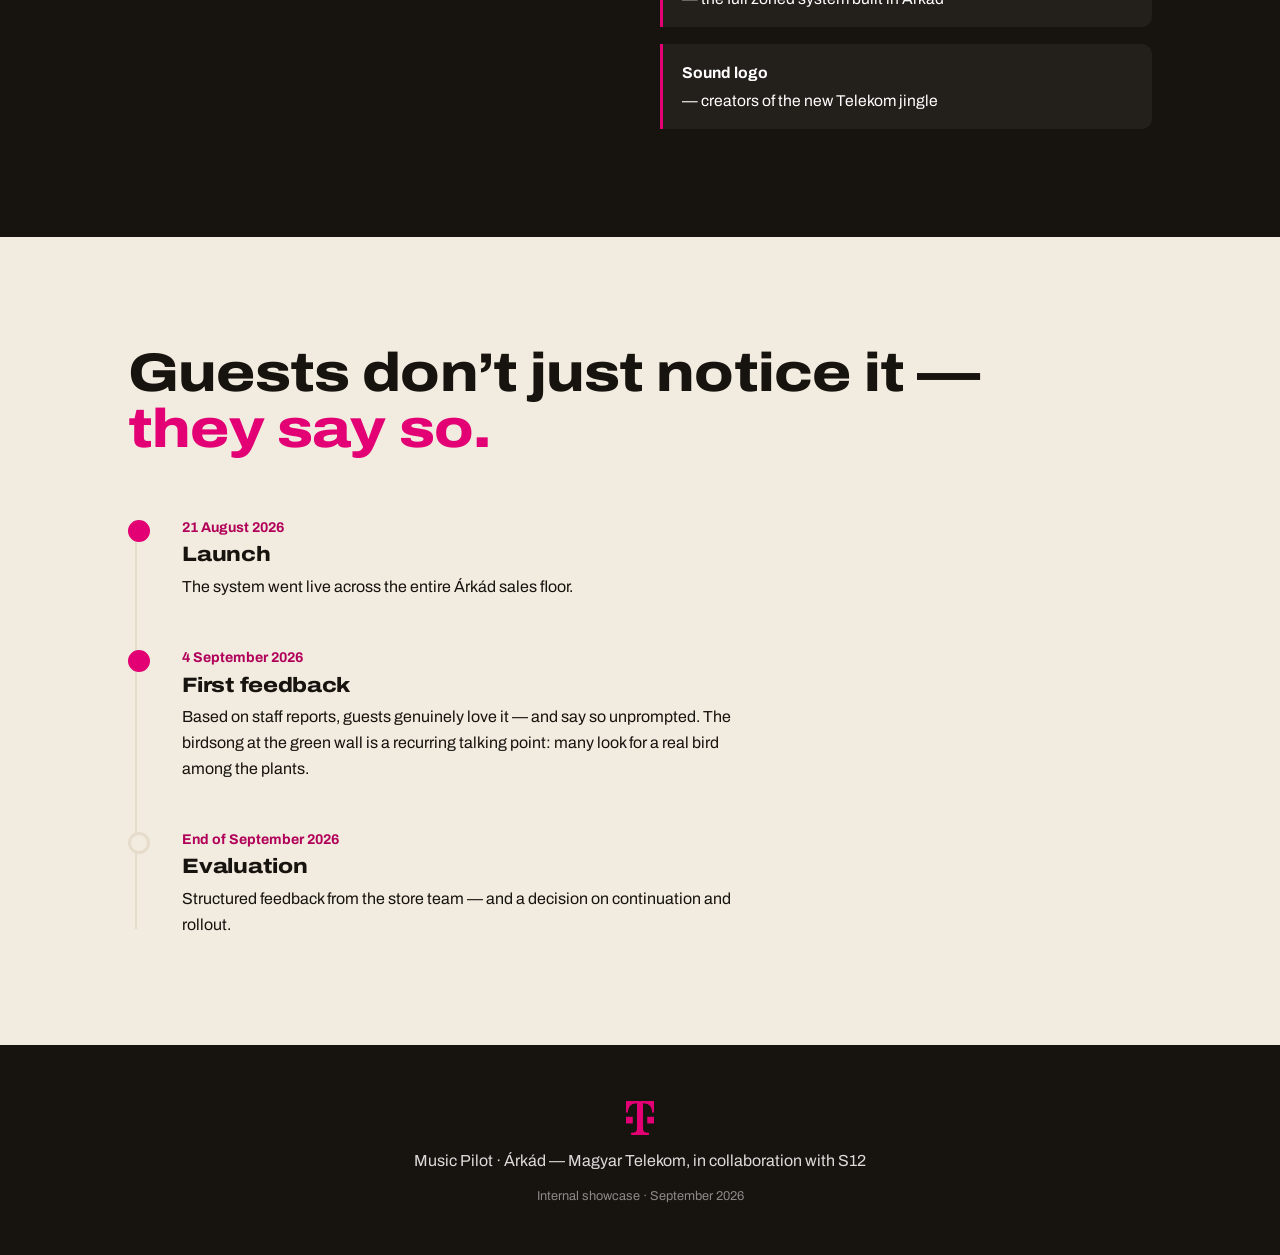
<file: en/index.html>
<!DOCTYPE html>
<html lang="en">
<head>
<meta charset="UTF-8">
<meta name="viewport" content="width=device-width, initial-scale=1.0">
<title>Music Pilot · Árkád — Magyar Telekom</title>
<meta name="description" content="A zoned in-store soundscape at the Telekom Árkád store. Music Pilot showcase.">
<link rel="icon" href="../assets/t-logo.png">
<link rel="preconnect" href="https://fonts.googleapis.com">
<link rel="preconnect" href="https://fonts.gstatic.com" crossorigin>
<link href="https://fonts.googleapis.com/css2?family=Archivo:ital,wdth,wght@0,62..125,100..900;1,62..125,100..900&display=swap" rel="stylesheet">
<link rel="stylesheet" href="../styles.css">
</head>
<body>

<header class="site-head">
  <a class="brand" href="#top" aria-label="Magyar Telekom">
    <img src="../assets/t-logo.png" alt="Telekom T logo">
    <span>Music Pilot · Árkád</span>
  </a>
  <div class="head-right">
    <a class="lang-link" href="../">HU</a>
    <span class="live-badge"><i></i>Live<span class="badge-date"> since 21 Aug 2026</span></span>
  </div>
</header>

<!-- ═══════════ HERO ═══════════ -->
<section class="hero" id="top">
  <img class="hero-photo" src="../assets/store-wide.webp" alt="Inside the Telekom Árkád store with the green wall and the Otthontuning wall">
  <div class="hero-veil"></div>
  <svg class="hero-wave" viewBox="0 0 1440 240" preserveAspectRatio="none" aria-hidden="true">
    <path id="wavepath" d="M0,120 C120,120 140,40 240,40 C340,40 330,200 430,200 C530,200 520,80 620,80 C720,80 720,160 820,160 C920,160 910,60 1010,60 C1110,60 1120,180 1220,180 C1320,180 1340,120 1440,120" fill="none"/>
  </svg>
  <div class="hero-copy">
    <p class="hero-kicker">Magyar Telekom × S12</p>
    <h1>This is how<br>Árkád sounds.</h1>
    <p class="hero-lead">The Music Pilot gives the store a zoned soundscape: a welcome sound at the entrance, curated music in the central zones, nature sounds at the green wall.</p>
  </div>
  <div class="scroll-hint" aria-hidden="true"><span></span>Scroll from the entrance to the green wall</div>
</section>

<!-- ═══════════ KONCEPCIÓ ═══════════ -->
<section class="concept">
  <div class="wrap">
    <h2 class="statement">The green wall refreshes the air.<br><em>Sound tunes the space.</em></h2>
    <div class="concept-grid">
      <p>The store’s atmosphere has always been built deliberately: light, materials, plants. The Music Pilot carries the same idea into the audible space — not as background noise, but as zoned sound tailored to the character of each area.</p>
      <p>Every zone gets the sound that fits its function. All the guest perceives is that the store feels good to be in — which is exactly the point.</p>
    </div>
  </div>
</section>

<!-- ═══════════ SCROLLY: ZÓNATÉRKÉP ═══════════ -->
<section class="scrolly" id="zonak">
  <div class="scrolly-sticky">
    <figure class="map-stage" data-step="0">
      <img src="../assets/floorplan.webp" alt="Floor plan of the Árkád store with the sound zones">
      <svg class="map-overlay" viewBox="0 0 1800 1412" preserveAspectRatio="none" aria-hidden="true"><defs><mask id="m0"><rect width="1800" height="1412" fill="white"/><ellipse cx="706" cy="1168" rx="145" ry="265" transform="rotate(-50 706 1168)" fill="black"/><ellipse cx="706" cy="420" rx="245" ry="340" transform="rotate(28 706 420)" fill="black"/><ellipse cx="1332" cy="339" rx="350" ry="230" transform="rotate(18 1332 339)" fill="black"/><ellipse cx="1170" cy="741" rx="252" ry="205" transform="rotate(12 1170 741)" fill="black"/><ellipse cx="890" cy="960" rx="185" ry="420" transform="rotate(-39 890 960)" fill="black"/><ellipse cx="1492" cy="1077" rx="250" ry="215" transform="rotate(15 1492 1077)" fill="black"/></mask><mask id="m1"><rect width="1800" height="1412" fill="white"/><ellipse cx="1492" cy="1077" rx="250" ry="215" transform="rotate(15 1492 1077)" fill="black"/></mask><mask id="m2"><rect width="1800" height="1412" fill="white"/><ellipse cx="706" cy="420" rx="245" ry="340" transform="rotate(28 706 420)" fill="black"/><ellipse cx="1332" cy="339" rx="350" ry="230" transform="rotate(18 1332 339)" fill="black"/><ellipse cx="1170" cy="741" rx="252" ry="205" transform="rotate(12 1170 741)" fill="black"/><ellipse cx="890" cy="960" rx="185" ry="420" transform="rotate(-39 890 960)" fill="black"/></mask><mask id="m3"><rect width="1800" height="1412" fill="white"/><ellipse cx="706" cy="1168" rx="145" ry="265" transform="rotate(-50 706 1168)" fill="black"/></mask></defs><g class="dims"><rect class="dim dim-0" width="1800" height="1412" mask="url(#m0)"/><rect class="dim dim-1" width="1800" height="1412" mask="url(#m1)"/><rect class="dim dim-2" width="1800" height="1412" mask="url(#m2)"/><rect class="dim dim-3" width="1800" height="1412" mask="url(#m3)"/></g><g class="zones"><ellipse class="zone z-nature" cx="706" cy="1168" rx="145" ry="265" transform="rotate(-50 706 1168)"/><ellipse class="zone z-music" cx="706" cy="420" rx="245" ry="340" transform="rotate(28 706 420)"/><ellipse class="zone z-music" cx="1332" cy="339" rx="350" ry="230" transform="rotate(18 1332 339)"/><ellipse class="zone z-music" cx="1170" cy="741" rx="252" ry="205" transform="rotate(12 1170 741)"/><ellipse class="zone z-music" cx="890" cy="960" rx="185" ry="420" transform="rotate(-39 890 960)"/><ellipse class="zone z-welcome" cx="1492" cy="1077" rx="250" ry="215" transform="rotate(15 1492 1077)"/></g><g class="speakers"><g class="spk s-nature"><circle class="halo" cx="567" cy="1050"/><circle class="ring" cx="567" cy="1050"/><circle class="ring r2" cx="567" cy="1050"/></g><g class="spk s-nature"><circle class="halo" cx="846" cy="1286"/><circle class="ring" cx="846" cy="1286"/><circle class="ring r2" cx="846" cy="1286"/></g><g class="spk s-music"><circle class="halo" cx="792" cy="311"/><circle class="ring" cx="792" cy="311"/><circle class="ring r2" cx="792" cy="311"/></g><g class="spk s-music"><circle class="halo" cx="604" cy="540"/><circle class="ring" cx="604" cy="540"/><circle class="ring r2" cx="604" cy="540"/></g><g class="spk s-music"><circle class="halo" cx="1346" cy="216"/><circle class="ring" cx="1346" cy="216"/><circle class="ring r2" cx="1346" cy="216"/></g><g class="spk s-music"><circle class="halo" cx="1108" cy="356"/><circle class="ring" cx="1108" cy="356"/><circle class="ring r2" cx="1108" cy="356"/></g><g class="spk s-music"><circle class="halo" cx="1473" cy="475"/><circle class="ring" cx="1473" cy="475"/><circle class="ring r2" cx="1473" cy="475"/></g><g class="spk s-music"><circle class="halo" cx="1012" cy="632"/><circle class="ring" cx="1012" cy="632"/><circle class="ring r2" cx="1012" cy="632"/></g><g class="spk s-music"><circle class="halo" cx="1325" cy="705"/><circle class="ring" cx="1325" cy="705"/><circle class="ring r2" cx="1325" cy="705"/></g><g class="spk s-music"><circle class="halo" cx="1128" cy="892"/><circle class="ring" cx="1128" cy="892"/><circle class="ring r2" cx="1128" cy="892"/></g><g class="spk s-music"><circle class="halo" cx="710" cy="735"/><circle class="ring" cx="710" cy="735"/><circle class="ring r2" cx="710" cy="735"/></g><g class="spk s-music"><circle class="halo" cx="787" cy="964"/><circle class="ring" cx="787" cy="964"/><circle class="ring r2" cx="787" cy="964"/></g><g class="spk s-music"><circle class="halo" cx="1070" cy="1185"/><circle class="ring" cx="1070" cy="1185"/><circle class="ring r2" cx="1070" cy="1185"/></g><g class="spk s-welcome"><circle class="halo" cx="1527" cy="1035"/><circle class="ring" cx="1527" cy="1035"/><circle class="ring r2" cx="1527" cy="1035"/></g><g class="spk s-welcome"><circle class="halo" cx="1428" cy="1129"/><circle class="ring" cx="1428" cy="1129"/><circle class="ring r2" cx="1428" cy="1129"/></g></g></svg>
      <figcaption class="map-legend">
        <span class="lg lg-welcome">Welcome zone</span>
        <span class="lg lg-music">Music zones</span>
        <span class="lg lg-nature">Green wall</span>
      </figcaption>
    </figure>
  </div>

  <div class="scrolly-steps">
    <article class="step" data-goto="0">
      <h2>One space,<br>three sound characters</h2>
      <p>Six sound zones, each with two or three discreet speakers mounted on the lighting tracks. Every zone is controlled independently — the soundscape changes with wherever the guest happens to be.</p>
    </article>
    <article class="step" data-goto="1">
      <h3>At the entrance: a welcome sound</h3>
      <p>The entrance zone is motion-triggered. When a guest arrives, a gentle welcome sound plays — but it doesn’t announce them to the whole store; it’s subtle, meant for the person arriving.</p>
    </article>
    <article class="step" data-goto="2">
      <h3>In the centre: curated music</h3>
      <p>The central zones play playlists curated by Ulrich Klenke — tuned to Telekom’s sound identity, not a random radio stream.</p>
    </article>
    <article class="step" data-goto="3">
      <h3>At the green wall: nature sounds</h3>
      <p>Around the green wall, birdsong and a soft natural ambience play. The visually calmest spot in the store is now audibly its calmest spot too.</p>
    </article>
  </div>
</section>

<!-- ═══════════ ZÖLDFAL + HANG ═══════════ -->
<section class="greenwall" id="zoldfal">
  <img class="gw-photo" src="../assets/store-greenwall.webp" alt="The green wall in the Telekom Árkád store">
  <div class="gw-veil"></div>
  <div class="gw-copy">
    <h2>“There isn’t a real bird in there, is there?”</h2>
    <p>The most common guest reaction at the green wall. The birdsong sits so naturally in the space that guests regularly ask whether something lives among the plants. Nothing does — but the question itself is the best feedback: the sound has become an unnoticed part of the space, and it starts conversations.</p>
    <button class="sound-toggle" id="natureToggle" aria-pressed="false">
      <svg viewBox="0 0 24 24" aria-hidden="true"><path class="ic-on" d="M4 9v6h4l5 4V5L8 9H4z"/><path class="ic-wave w1" d="M16.5 8.5a5 5 0 0 1 0 7"/><path class="ic-wave w2" d="M19 6a8.5 8.5 0 0 1 0 12"/></svg>
      <span data-off="Turn on nature sounds" data-on="Mute nature sounds">Mute nature sounds</span>
    </button>
    <p class="gw-note">The sound starts on its own as you arrive here — the button mutes it. For this demo it’s generated by your browser; in the store, the S12 soundscape plays.</p>
  </div>
</section>

<!-- ═══════════ HARDVER ═══════════ -->
<section class="hardware">
  <div class="wrap">
    <h2 class="statement">It blends into the ceiling —<br><em>it doesn’t intrude on the view.</em></h2>
    <p class="hw-lead">Matte black speakers on the existing lighting tracks. Installed by S12 while the store stayed open.</p>
  </div>
  <div class="hw-rail" tabindex="0" aria-label="Photos of the installed speakers — scrollable">
    <figure><img src="../assets/speaker-1.webp" loading="lazy" alt="Speaker on the lighting track, magenta decor element below"><figcaption>On the track, between the spotlights</figcaption></figure>
    <figure><img src="../assets/speaker-2.webp" loading="lazy" alt="Speaker on the black ceiling, above the kids’ corner"><figcaption>Nearly invisible against the black ceiling</figcaption></figure>
    <figure><img src="../assets/speaker-4.webp" loading="lazy" alt="Speaker near the green wall"><figcaption>The green wall’s own zone</figcaption></figure>
    <figure><img src="../assets/speaker-5.webp" loading="lazy" alt="Zone amplifier and speaker above the entrance portal"><figcaption>Per-zone amplification, on the spot</figcaption></figure>
    <figure><img src="../assets/speaker-3.webp" loading="lazy" alt="Close-up of a speaker among the building services"><figcaption>In the same tone as the building services</figcaption></figure>
  </div>
</section>

<!-- ═══════════ VEZÉRLÉS ═══════════ -->
<section class="control">
  <div class="wrap control-grid">
    <div class="control-copy">
      <h2>Tuned from behind the counter</h2>
      <p>Staff pick playlists and set volumes from a phone app — zone by zone, independently. If a consultation is under way in a music zone, that zone can be turned down; the birds at the green wall keep singing.</p>
      <ul class="control-list">
        <li>Switch playlists with one tap</li>
        <li>Per-zone volume</li>
        <li>No extra hardware or console needed</li>
      </ul>
    </div>
    <div class="phone" aria-hidden="true">
      <div class="phone-screen">
        <div class="phone-head"><img src="../assets/t-logo.png" alt=""><span>Árkád · zones</span></div>
        <div class="ph-zone"><span>Entrance</span><div class="ph-bar"><i style="--v:.55"></i></div></div>
        <div class="ph-zone active"><span>Music zones</span><div class="ph-bar"><i style="--v:.75"></i></div></div>
        <div class="ph-zone"><span>Green wall</span><div class="ph-bar"><i style="--v:.4"></i></div></div>
        <div class="ph-playlist">
          <div class="eq"><i></i><i></i><i></i><i></i><i></i></div>
          <div><strong>Magenta Mornings</strong><span>curated by Ulrich Klenke</span></div>
        </div>
      </div>
    </div>
  </div>
</section>

<!-- ═══════════ PARTNER ═══════════ -->
<section class="partner">
  <div class="wrap">
    <h2>Behind the sound: S12</h2>
    <div class="partner-grid">
      <p>S12 is Telekom’s sound identity partner — they also created the brand’s new sound logo. For the Árkád pilot they produced the entire soundscape, from the playlists to the natural ambience, with Ulrich Klenke as music curator.</p>
      <ul class="partner-list">
        <li><strong>Sound &amp; playlists</strong> — tailored to Telekom’s sound identity</li>
        <li><strong>Installation</strong> — the full zoned system built in Árkád</li>
        <li><strong>Sound logo</strong> — creators of the new Telekom jingle</li>
      </ul>
    </div>
  </div>
</section>

<!-- ═══════════ EREDMÉNYEK / IDŐVONAL ═══════════ -->
<section class="results" id="eredmenyek">
  <div class="wrap">
    <h2 class="statement">Guests don’t just notice it —<br><em>they say so.</em></h2>
    <ol class="timeline">
      <li class="done">
        <time>21 August 2026</time>
        <h3>Launch</h3>
        <p>The system went live across the entire Árkád sales floor.</p>
      </li>
      <li class="done now">
        <time>4 September 2026</time>
        <h3>First feedback</h3>
        <p>Based on staff reports, guests genuinely love it — and say so unprompted. The birdsong at the green wall is a recurring talking point: many look for a real bird among the plants.</p>
      </li>
      <li>
        <time>End of September 2026</time>
        <h3>Evaluation</h3>
        <p>Structured feedback from the store team — and a decision on continuation and rollout.</p>
      </li>
    </ol>
  </div>
</section>

<footer class="site-foot">
  <img src="../assets/t-logo.png" alt="Telekom T logo">
  <p>Music Pilot · Árkád — Magyar Telekom, in collaboration with S12</p>
  <p class="foot-small">Internal showcase · September 2026</p>
</footer>

<script src="../script.js"></script>
</body>
</html>
</file>
<file: styles.css>
/* ══════════════════════════════════════════════════════
   Music Pilot · Árkád — Magyar Telekom
   Paletta: az üzlet anyagaiból — magenta, fekete
   mennyezet, világos fapadló, zöldfal, sárga folt.
   ══════════════════════════════════════════════════════ */

:root {
  --magenta: #E20074;
  --magenta-deep: #B10059;
  --ink: #17130f;
  --ink-soft: #2a251f;
  --paper: #f2ebdf;
  --paper-deep: #e6dccb;
  --leaf: #2f6b45;
  --leaf-bright: #58a06f;
  --sun: #f2b705;
  --white: #ffffff;

  --font: "Archivo", system-ui, sans-serif;
  --wrap: 1120px;
  --pad: clamp(1.25rem, 4vw, 3rem);
}

* { margin: 0; padding: 0; box-sizing: border-box; }

html { scroll-behavior: smooth; }

body {
  font-family: var(--font);
  font-variation-settings: "wdth" 100;
  background: var(--paper);
  color: var(--ink);
  line-height: 1.6;
  overflow-x: hidden;
}

img { display: block; max-width: 100%; }

.wrap { max-width: var(--wrap); margin: 0 auto; padding-left: var(--pad); padding-right: var(--pad); }

h1, h2, h3 {
  font-weight: 800;
  font-variation-settings: "wdth" 116;
  line-height: 1.04;
  letter-spacing: -0.015em;
  text-wrap: balance;
}

/* nagy kijelentés-sorok — a bolti világító feliratok logikája */
.statement {
  font-size: clamp(1.9rem, 4.6vw, 3.4rem);
  max-width: 22ch;
}
.statement em {
  font-style: normal;
  color: var(--magenta);
}

p { max-width: 62ch; }

/* ─────────── fejléc ─────────── */
.site-head {
  position: fixed;
  inset: 0 0 auto 0;
  z-index: 50;
  display: flex;
  align-items: center;
  justify-content: space-between;
  gap: 1rem;
  padding: 0.9rem var(--pad);
  color: var(--white);
  transition: background 0.35s ease, box-shadow 0.35s ease;
}
.site-head.scrolled {
  background: rgba(23, 19, 15, 0.92);
  backdrop-filter: blur(8px);
  box-shadow: 0 1px 0 rgba(255, 255, 255, 0.08);
}
.brand {
  display: flex;
  align-items: center;
  gap: 0.7rem;
  color: inherit;
  text-decoration: none;
  font-weight: 700;
  font-size: 0.95rem;
}
.brand img { height: 26px; width: auto; }
.head-right { display: flex; align-items: center; gap: 0.6rem; }
.lang-link {
  color: inherit;
  text-decoration: none;
  font-weight: 700;
  font-size: 0.8rem;
  padding: 0.35rem 0.75rem;
  border: 1px solid rgba(255, 255, 255, 0.35);
  border-radius: 999px;
  transition: background 0.25s ease;
}
.lang-link:hover { background: rgba(255, 255, 255, 0.14); }

.live-badge {
  display: inline-flex;
  align-items: center;
  gap: 0.5rem;
  font-size: 0.8rem;
  font-weight: 600;
  padding: 0.35rem 0.8rem;
  border: 1px solid rgba(255, 255, 255, 0.35);
  border-radius: 999px;
  white-space: nowrap;
}
.live-badge i {
  width: 8px; height: 8px;
  border-radius: 50%;
  background: var(--magenta);
  animation: pulse-dot 2.2s ease-in-out infinite;
}
@keyframes pulse-dot {
  0%, 100% { box-shadow: 0 0 0 0 rgba(226, 0, 116, 0.55); }
  55% { box-shadow: 0 0 0 7px rgba(226, 0, 116, 0); }
}

/* ─────────── hero ─────────── */
.hero {
  position: relative;
  min-height: 100svh;
  display: flex;
  flex-direction: column;
  justify-content: flex-end;
  color: var(--white);
  overflow: hidden;
  background: var(--ink);
}
.hero-photo {
  position: absolute;
  inset: 0;
  width: 100%; height: 100%;
  object-fit: cover;
  opacity: 0.85;
  transform: scale(1.06);
  animation: hero-settle 2.4s cubic-bezier(0.2, 0.6, 0.2, 1) forwards;
}
@keyframes hero-settle { to { transform: scale(1); } }
.hero-veil {
  position: absolute; inset: 0;
  background:
    linear-gradient(200deg, rgba(23,19,15,0.15) 30%, rgba(23,19,15,0.82) 78%),
    linear-gradient(0deg, rgba(23,19,15,0.85) 0%, rgba(23,19,15,0) 45%);
}
.hero-wave {
  position: absolute;
  left: 0; right: 0;
  bottom: 34%;
  width: 140%;
  margin-left: -20%;
  height: clamp(90px, 18vh, 200px);
  opacity: 0.9;
}
.hero-wave path {
  stroke: var(--magenta);
  stroke-width: 4;
  stroke-linecap: round;
  filter: drop-shadow(0 0 14px rgba(226, 0, 116, 0.65));
}
.hero-copy {
  position: relative;
  z-index: 2;
  padding: 0 var(--pad) clamp(4.5rem, 9vh, 7rem);
  max-width: var(--wrap);
  margin: 0 auto;
  width: 100%;
}
.hero-kicker {
  font-weight: 700;
  font-size: 0.95rem;
  color: rgba(255, 255, 255, 0.8);
  margin-bottom: 0.9rem;
}
.hero h1 {
  font-size: clamp(3.2rem, 11vw, 8.5rem);
  font-variation-settings: "wdth" 122;
  margin-bottom: 1.2rem;
}
.hero-lead {
  font-size: clamp(1.05rem, 1.6vw, 1.3rem);
  max-width: 46ch;
  color: rgba(255, 255, 255, 0.92);
}
.scroll-hint {
  position: relative;
  z-index: 2;
  display: flex;
  align-items: center;
  gap: 0.7rem;
  padding: 0 var(--pad) 1.4rem;
  max-width: var(--wrap);
  margin: 0 auto;
  width: 100%;
  font-size: 0.82rem;
  color: rgba(255, 255, 255, 0.65);
}
.scroll-hint span {
  width: 1px; height: 34px;
  background: linear-gradient(var(--magenta), transparent);
  animation: hint-drop 2s ease-in-out infinite;
}
@keyframes hint-drop {
  0% { transform: scaleY(0); transform-origin: top; }
  45% { transform: scaleY(1); transform-origin: top; }
  100% { transform: scaleY(1) translateY(8px); opacity: 0; }
}

/* ─────────── koncepció ─────────── */
.concept { padding: clamp(5rem, 12vh, 9rem) 0; }
.concept .statement em { color: var(--leaf); }
.concept-grid {
  display: grid;
  grid-template-columns: repeat(auto-fit, minmax(280px, 1fr));
  gap: 2rem;
  margin-top: 2.5rem;
  font-size: 1.06rem;
}

/* ─────────── scrolly zónatérkép ─────────── */
.scrolly {
  position: relative;
  background: var(--ink);
  color: var(--white);
}
.scrolly-sticky {
  position: sticky;
  top: 0;
  height: 100svh;
  display: flex;
  align-items: center;
  justify-content: flex-end;
  overflow: hidden;
}
.map-stage {
  position: relative;
  width: min(56vw, calc(78svh * 1.274));
  margin-right: clamp(0.5rem, 3vw, 3rem);
}
.map-stage img {
  width: 100%;
  border-radius: 10px;
  filter: brightness(1.03);
}
.map-overlay { position: absolute; inset: 0; width: 100%; height: 100%; }

/* spotlight: a nem aktív területek besötétednek,
   az aktív zónák „kivágásán" átvilágít az alaprajz */
.dim {
  fill: rgba(23, 19, 15, 0.62);
  opacity: 0;
  transition: opacity 0.7s ease;
}
.map-stage[data-step="0"] .dim-0,
.map-stage[data-step="1"] .dim-1,
.map-stage[data-step="2"] .dim-2,
.map-stage[data-step="3"] .dim-3 { opacity: 1; }

/* zónakörvonal a nyomtatott ellipszisekre igazítva */
.zone {
  fill: none;
  stroke: var(--magenta);
  stroke-width: 6;
  opacity: 0;
  transition: opacity 0.6s ease, stroke 0.6s ease;
}
.map-stage[data-step="0"] .zone { opacity: 0.55; }
.map-stage[data-step="1"] .z-welcome { opacity: 1; }
.map-stage[data-step="2"] .z-music { opacity: 1; }
.map-stage[data-step="3"] .z-nature { opacity: 1; stroke: var(--leaf-bright); }

/* halo + pulzáló gyűrűk a nyomtatott ikonok köré */
.spk .halo {
  r: 52;
  fill: none;
  stroke: var(--white);
  stroke-width: 4;
  opacity: 0;
  transition: opacity 0.5s ease;
}
.spk .ring {
  r: 52;
  fill: none;
  stroke: var(--magenta);
  stroke-width: 5;
  opacity: 0;
  transform-box: fill-box;
  transform-origin: center;
}
.map-stage[data-step="1"] .s-welcome .halo,
.map-stage[data-step="2"] .s-music .halo,
.map-stage[data-step="3"] .s-nature .halo { opacity: 0.9; }
.map-stage[data-step="3"] .s-nature .ring { stroke: var(--leaf-bright); }

.map-stage[data-step="0"] .spk .ring,
.map-stage[data-step="1"] .s-welcome .ring,
.map-stage[data-step="2"] .s-music .ring,
.map-stage[data-step="3"] .s-nature .ring {
  animation: sound-ring 2.6s ease-out infinite;
}
.spk .ring.r2 { animation-delay: 1.3s !important; }
@keyframes sound-ring {
  0% { transform: scale(0.8); opacity: 0.9; }
  100% { transform: scale(2.6); opacity: 0; }
}

.map-legend {
  position: absolute;
  left: 0;
  bottom: -2.6rem;
  display: flex;
  gap: 1.4rem;
  font-size: 0.82rem;
  color: rgba(255, 255, 255, 0.75);
}
.lg { display: inline-flex; align-items: center; gap: 0.45rem; }
.lg::before {
  content: "";
  width: 11px; height: 11px;
  border-radius: 50%;
}
.lg-welcome::before { background: var(--magenta); }
.lg-music::before { background: transparent; border: 2px solid var(--magenta); }
.lg-nature::before { background: var(--leaf-bright); }

.scrolly-steps {
  position: relative;
  z-index: 2;
  margin-top: -100svh;
  padding: 0 0 20svh;
  pointer-events: none;
}
.step {
  min-height: 100svh;
  display: flex;
  flex-direction: column;
  justify-content: center;
  padding-left: var(--pad);
  max-width: min(34rem, 42vw);
}
.step h2, .step h3 {
  font-size: clamp(1.7rem, 3.2vw, 2.6rem);
  margin-bottom: 1rem;
}
.step p {
  background: rgba(23, 19, 15, 0.82);
  backdrop-filter: blur(6px);
  border-left: 3px solid var(--magenta);
  padding: 1rem 1.2rem;
  border-radius: 0 10px 10px 0;
  font-size: 1.02rem;
  color: rgba(255, 255, 255, 0.93);
  opacity: 0.55;
  transform: translateY(10px);
  transition: opacity 0.5s ease, transform 0.5s ease;
}
.step h2, .step h3 {
  text-shadow: 0 2px 18px rgba(23, 19, 15, 0.85);
  opacity: 0.55;
  transition: opacity 0.5s ease;
}
.step.active p, .step.active h2, .step.active h3 { opacity: 1; transform: none; }

/* ─────────── zöldfal ─────────── */
.greenwall {
  position: relative;
  min-height: 92svh;
  display: flex;
  align-items: flex-end;
  color: var(--white);
  overflow: hidden;
  background: var(--ink);
}
.gw-photo {
  position: absolute; inset: 0;
  width: 100%; height: 100%;
  object-fit: cover;
  object-position: 65% center;
}
.gw-veil {
  position: absolute; inset: 0;
  background:
    linear-gradient(90deg, rgba(13, 26, 17, 0.92) 0%, rgba(13, 26, 17, 0.62) 42%, rgba(13, 26, 17, 0.06) 72%),
    linear-gradient(0deg, rgba(13, 26, 17, 0.55) 0%, rgba(13, 26, 17, 0) 40%);
}
.gw-copy {
  position: relative;
  z-index: 2;
  padding: clamp(4rem, 10vh, 7rem) var(--pad);
  max-width: var(--wrap);
  margin: 0 auto;
  width: 100%;
}
.gw-copy h2 {
  font-size: clamp(2rem, 4.2vw, 3.1rem);
  max-width: 15ch;
  margin-bottom: 1.2rem;
}
.gw-copy > p { max-width: 56ch; font-size: 1.05rem; color: rgba(255, 255, 255, 0.94); }
.gw-note {
  margin-top: 0.8rem;
  font-size: 0.82rem;
  color: rgba(255, 255, 255, 0.65);
}
.sound-toggle {
  margin-top: 1.6rem;
  display: inline-flex;
  align-items: center;
  gap: 0.7rem;
  font: inherit;
  font-weight: 700;
  font-size: 1rem;
  color: var(--ink);
  background: var(--white);
  border: none;
  border-radius: 999px;
  padding: 0.85rem 1.5rem;
  cursor: pointer;
  transition: background 0.3s ease, color 0.3s ease, transform 0.15s ease;
}
.sound-toggle:hover { transform: translateY(-2px); }
.sound-toggle:focus-visible { outline: 3px solid var(--sun); outline-offset: 3px; }
.sound-toggle svg { width: 22px; height: 22px; }
.sound-toggle .ic-on { fill: currentColor; }
.sound-toggle .ic-wave { fill: none; stroke: currentColor; stroke-width: 2; stroke-linecap: round; opacity: 0.35; }
.sound-toggle[aria-pressed="true"] {
  background: var(--leaf-bright);
  color: var(--white);
}
.sound-toggle[aria-pressed="true"] .ic-wave { opacity: 1; }
.sound-toggle[aria-pressed="true"] .w1 { animation: wave-blink 1.4s ease-in-out infinite; }
.sound-toggle[aria-pressed="true"] .w2 { animation: wave-blink 1.4s ease-in-out 0.35s infinite; }
@keyframes wave-blink { 0%, 100% { opacity: 0.25; } 50% { opacity: 1; } }

/* ─────────── hardver ─────────── */
.hardware { padding: clamp(5rem, 12vh, 9rem) 0 clamp(4rem, 9vh, 7rem); }
.hw-lead { margin-top: 1.6rem; font-size: 1.06rem; }
.hw-rail {
  display: flex;
  gap: 1.2rem;
  margin-top: 3rem;
  padding: 0 var(--pad) 1.5rem;
  overflow-x: auto;
  scroll-snap-type: x mandatory;
  scrollbar-color: var(--magenta) var(--paper-deep);
}
.hw-rail figure {
  flex: 0 0 auto;
  width: min(78vw, 340px);
  scroll-snap-align: center;
}
.hw-rail img {
  width: 100%;
  aspect-ratio: 3 / 4;
  object-fit: cover;
  border-radius: 12px;
}
.hw-rail figcaption {
  margin-top: 0.6rem;
  font-size: 0.88rem;
  color: var(--ink-soft);
}

/* ─────────── vezérlés ─────────── */
.control {
  background: var(--paper-deep);
  padding: clamp(5rem, 12vh, 9rem) 0;
}
.control-grid {
  display: grid;
  grid-template-columns: 1.2fr 0.8fr;
  gap: clamp(2rem, 6vw, 5rem);
  align-items: center;
}
.control-copy h2 { font-size: clamp(1.9rem, 3.8vw, 3rem); margin-bottom: 1.2rem; }
.control-list {
  margin-top: 1.4rem;
  list-style: none;
  display: grid;
  gap: 0.6rem;
}
.control-list li {
  padding-left: 1.5rem;
  position: relative;
  font-weight: 600;
}
.control-list li::before {
  content: "";
  position: absolute;
  left: 0; top: 0.52em;
  width: 10px; height: 10px;
  border-radius: 50%;
  background: var(--magenta);
}

.phone {
  justify-self: center;
  width: min(300px, 78vw);
  background: var(--ink);
  border-radius: 34px;
  padding: 14px;
  box-shadow: 0 30px 60px -25px rgba(23, 19, 15, 0.5);
  transform: rotate(2.5deg);
}
.phone-screen {
  background: var(--ink-soft);
  border-radius: 24px;
  padding: 1.2rem 1.1rem 1.4rem;
  color: var(--white);
  display: grid;
  gap: 0.9rem;
}
.phone-head { display: flex; align-items: center; gap: 0.6rem; font-weight: 700; font-size: 0.92rem; }
.phone-head img { height: 20px; width: auto; }
.ph-zone {
  display: grid;
  gap: 0.35rem;
  font-size: 0.85rem;
  padding: 0.7rem 0.8rem;
  border-radius: 12px;
  background: rgba(255, 255, 255, 0.06);
}
.ph-zone.active { outline: 2px solid var(--magenta); }
.ph-bar {
  height: 8px;
  border-radius: 99px;
  background: rgba(255, 255, 255, 0.14);
  overflow: hidden;
}
.ph-bar i {
  display: block;
  height: 100%;
  width: calc(var(--v) * 100%);
  border-radius: inherit;
  background: var(--magenta);
}
.ph-playlist {
  display: flex;
  align-items: center;
  gap: 0.8rem;
  padding: 0.8rem;
  border-radius: 12px;
  background: var(--magenta);
  font-size: 0.85rem;
}
.ph-playlist strong { display: block; font-size: 0.95rem; }
.ph-playlist span { opacity: 0.85; font-size: 0.78rem; }
.eq { display: flex; align-items: flex-end; gap: 3px; height: 26px; }
.eq i {
  width: 4px;
  background: var(--white);
  border-radius: 2px;
  animation: eq-bounce 1s ease-in-out infinite;
}
.eq i:nth-child(1) { height: 40%; animation-delay: 0s; }
.eq i:nth-child(2) { height: 80%; animation-delay: 0.15s; }
.eq i:nth-child(3) { height: 55%; animation-delay: 0.3s; }
.eq i:nth-child(4) { height: 95%; animation-delay: 0.45s; }
.eq i:nth-child(5) { height: 60%; animation-delay: 0.6s; }
@keyframes eq-bounce { 0%, 100% { transform: scaleY(0.5); } 50% { transform: scaleY(1); } }
.eq i { transform-origin: bottom; }

/* ─────────── partner ─────────── */
.partner {
  background: var(--ink);
  color: var(--white);
  padding: clamp(5rem, 12vh, 9rem) 0;
}
.partner h2 { font-size: clamp(1.9rem, 3.8vw, 3rem); margin-bottom: 2rem; }
.partner-grid {
  display: grid;
  grid-template-columns: repeat(auto-fit, minmax(300px, 1fr));
  gap: 2.5rem;
}
.partner-grid > p { font-size: 1.06rem; color: rgba(255, 255, 255, 0.92); }
.partner-list { list-style: none; display: grid; gap: 1.1rem; }
.partner-list li {
  padding: 1rem 1.2rem;
  border-left: 3px solid var(--magenta);
  background: rgba(255, 255, 255, 0.05);
  border-radius: 0 10px 10px 0;
  font-size: 0.98rem;
}
.partner-list strong { display: block; margin-bottom: 0.15rem; }

/* ─────────── eredmények ─────────── */
.results { padding: clamp(5rem, 12vh, 9rem) 0; }
.timeline {
  margin-top: 3.5rem;
  list-style: none;
  display: grid;
  gap: 0;
  position: relative;
  padding-left: 2rem;
}
.timeline::before {
  content: "";
  position: absolute;
  left: 7px;
  top: 8px; bottom: 8px;
  width: 2px;
  background: var(--paper-deep);
}
.timeline li {
  position: relative;
  padding: 0 0 2.8rem 1.4rem;
}
.timeline li:last-child { padding-bottom: 0; }
.timeline li::before {
  content: "";
  position: absolute;
  left: -2rem;
  top: 6px;
  width: 16px; height: 16px;
  border-radius: 50%;
  background: var(--paper);
  border: 3px solid var(--paper-deep);
}
.timeline li.done::before { background: var(--magenta); border-color: var(--magenta); }
.timeline li.now::before {
  box-shadow: 0 0 0 0 rgba(226, 0, 116, 0.5);
  animation: pulse-dot 2.2s ease-in-out infinite;
}
.timeline time {
  font-weight: 700;
  font-size: 0.88rem;
  color: var(--magenta-deep);
}
.timeline h3 { font-size: 1.3rem; margin: 0.3rem 0 0.5rem; }

/* ─────────── lábléc ─────────── */
.site-foot {
  background: var(--ink);
  color: rgba(255, 255, 255, 0.85);
  text-align: center;
  padding: 3.5rem var(--pad) 3rem;
  display: grid;
  justify-items: center;
  gap: 0.8rem;
}
.site-foot img { height: 34px; width: auto; }
.foot-small { font-size: 0.8rem; color: rgba(255, 255, 255, 0.5); }

/* ─────────── reszponzív: térkép + lépések mobilon ─────────── */
@media (max-width: 900px) {
  .scrolly-sticky {
    justify-content: center;
    align-items: flex-start;
    height: 50svh;
    padding-top: 4rem;
    overflow: hidden;
    background: var(--ink);
    box-shadow: 0 10px 24px rgba(23, 19, 15, 0.6);
    z-index: 5;
  }
  .map-stage { width: min(92vw, calc(36svh * 1.274)); margin-right: 0; }
  .map-legend { position: static; margin-top: 0.6rem; flex-wrap: wrap; gap: 0.8rem; justify-content: center; font-size: 0.76rem; }
  .scrolly-steps { margin-top: 0; padding-bottom: 3rem; }
  .step {
    min-height: 0;
    max-width: none;
    padding: 3.2rem var(--pad);
  }
  .step p, .step h2, .step h3 { opacity: 1; transform: none; }
  .control-grid { grid-template-columns: 1fr; }
  .phone { transform: rotate(0deg); }
}

@media (max-width: 640px) {
  .site-head { padding: 0.7rem 1rem; }
  .brand { white-space: nowrap; font-size: 0.88rem; }
  .head-right { display: flex; align-items: center; gap: 0.6rem; }
.lang-link {
  color: inherit;
  text-decoration: none;
  font-weight: 700;
  font-size: 0.8rem;
  padding: 0.35rem 0.75rem;
  border: 1px solid rgba(255, 255, 255, 0.35);
  border-radius: 999px;
  transition: background 0.25s ease;
}
.lang-link:hover { background: rgba(255, 255, 255, 0.14); }

.live-badge { font-size: 0.72rem; padding: 0.3rem 0.65rem; }
  .badge-date { display: none; }
}

/* ─────────── mozgásérzékenység ─────────── */
@media (prefers-reduced-motion: reduce) {
  html { scroll-behavior: auto; }
  .hero-photo { animation: none; transform: none; }
  .spk .ring, .dim, .eq i, .live-badge i, .timeline li.now::before,
  .scroll-hint span, .sound-toggle .ic-wave { animation: none !important; }
  .step p { transition: none; transform: none; }
  .hero-wave path { stroke-dasharray: none !important; stroke-dashoffset: 0 !important; }
}
</file>
